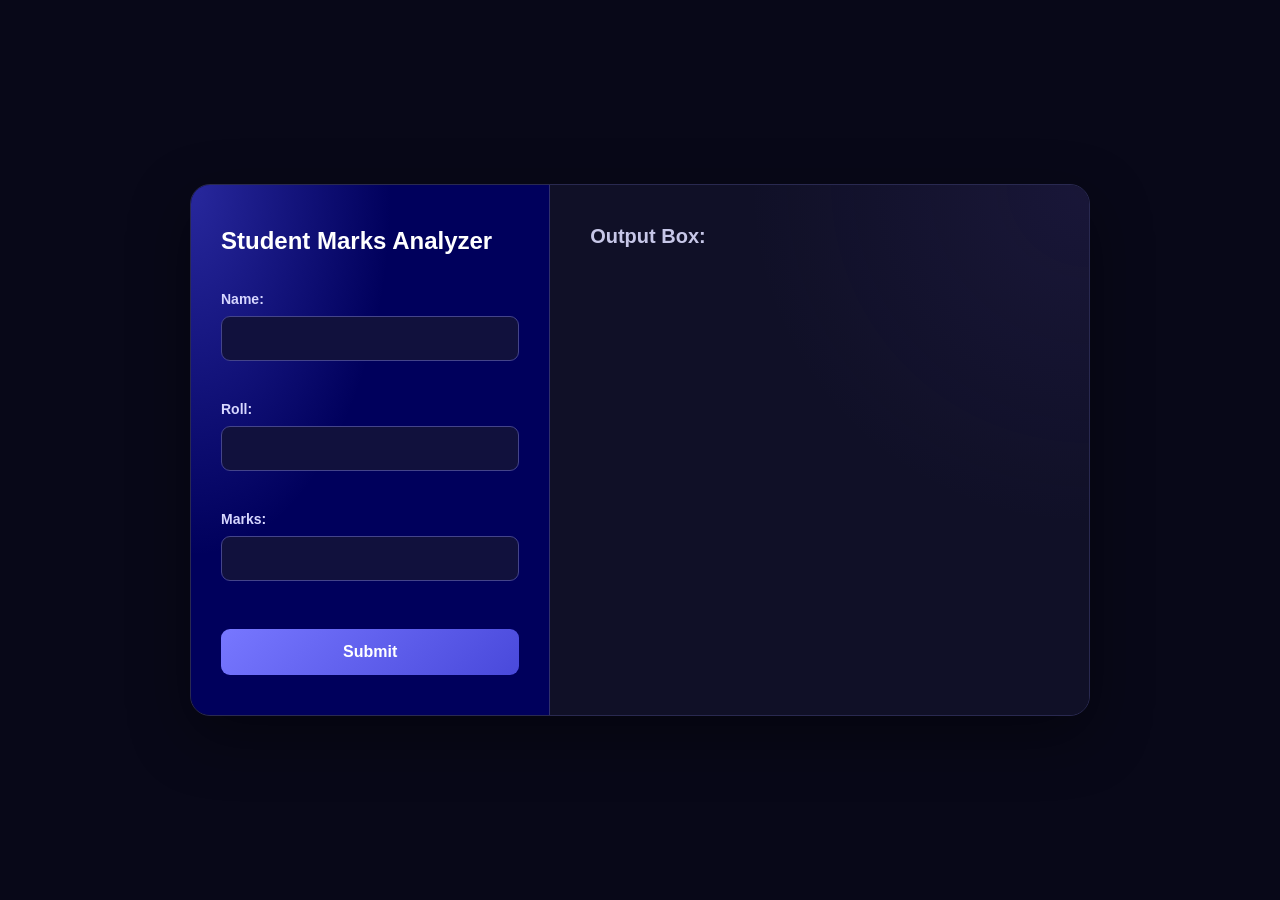
<file: FOCP/Assignment_1/index.html>
<!DOCTYPE html>
<html lang="en">

<head>
    <meta charset="UTF-8">
    <meta name="viewport" content="width=device-width, initial-scale=1.0">
    <title>Assignment-1 Student Marks Analyzer</title>
    <link rel="stylesheet" href="style.css">
</head>
<body>
    <div class="container">

        <div class="form_box">
            <form action="" class="student_form">
                <label for="Name">Name:
                    <input type="text" id="student_name">
                </label><br>
                <label for="Roll">Roll:
                    <input type="number" id="student_roll">
                </label><br>
                <label for="subject_marks" id="student_marks">
                    Marks:
                    <input type="text" name="subject_marks" id="subject_marks">
                </label><br>
                <button id="submit_btn">Submit</button>
            </form>
        </div>

        <div class="output">
            Output Box:
    </div>
    <script src="script.js"></script>
</body>

</html>
</file>
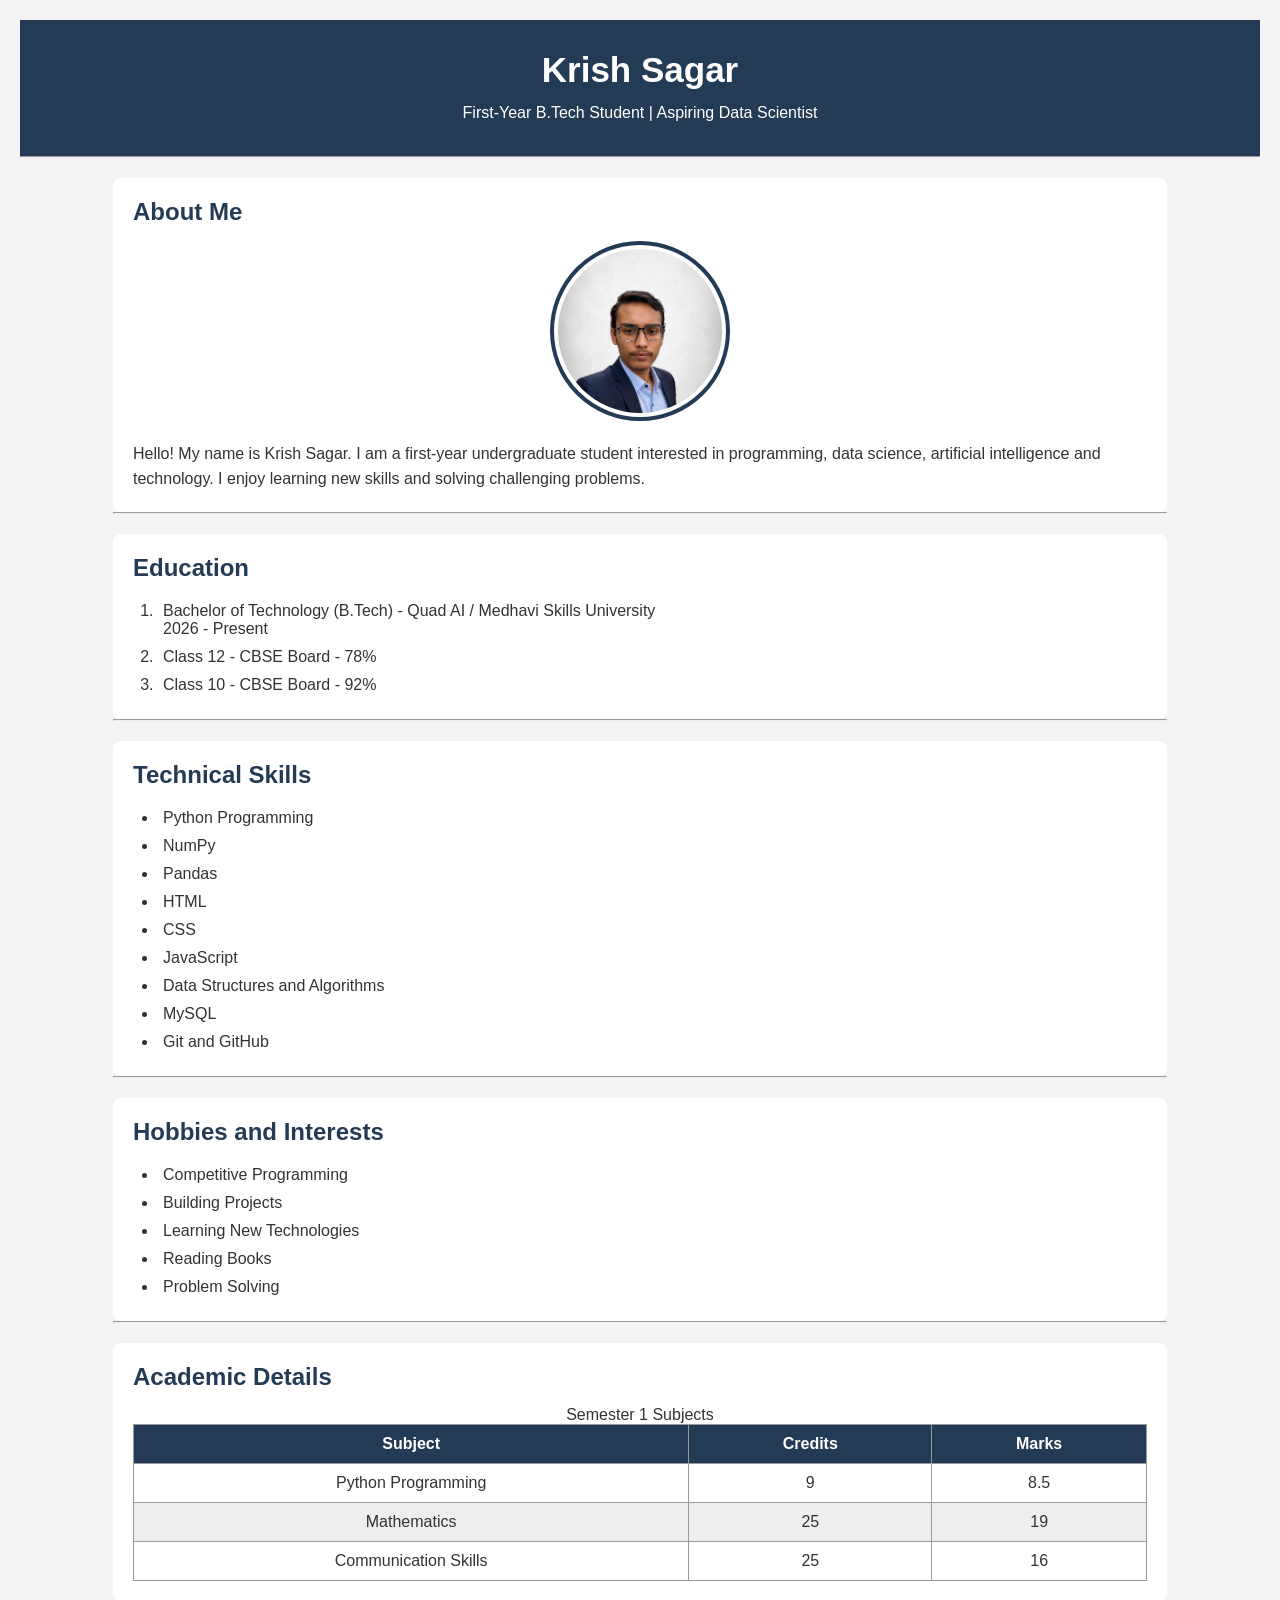
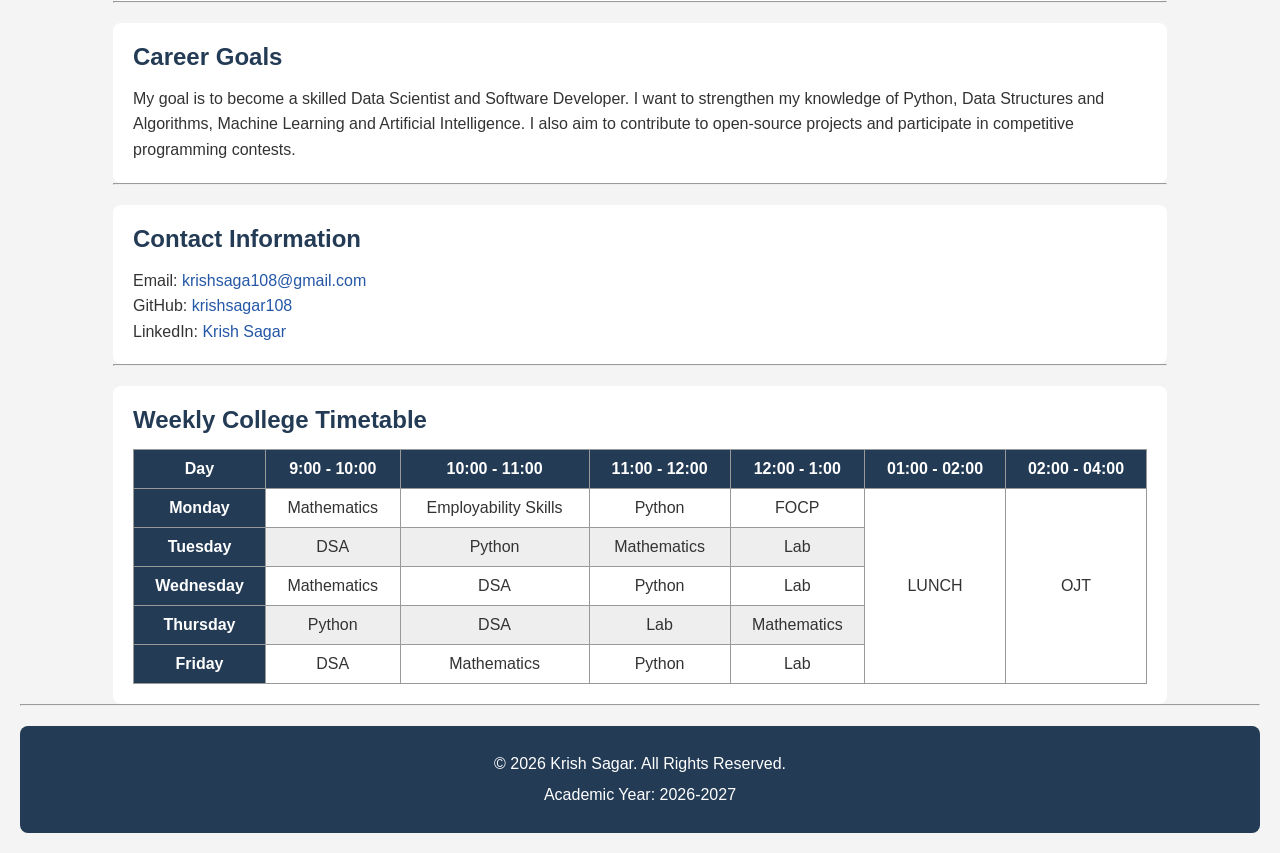
<file: FRONTEND/ASSIGNMENT_1/index.html>
<!DOCTYPE html>
<html lang="en">

<head>
    <meta charset="UTF-8">
    <meta name="viewport" content="width=device-width, initial-scale=1.0">
    <title>My Personal Portfolio</title>
    <link rel="stylesheet" href="style.css">
</head>

<body>

    <header>
        <h1>Krish Sagar</h1>
        <p>First-Year B.Tech Student | Aspiring Data Scientist</p>
    </header>

    <hr>

    <main>

        <!-- About Me -->
        <section>
            <h2>About Me</h2>
            <img src="profile_photo.jpeg"
                 alt="My Profile Picture"
                  height="200px">
            <p>
                Hello! My name is Krish Sagar. I am a first-year
                undergraduate student interested in programming,
                data science, artificial intelligence and technology.
                I enjoy learning new skills and solving challenging
                problems.
            </p>
        </section>

        <hr>

        <!-- Education -->
        <section>
            <h2>Education</h2>
            <ol>
                <li>
                    Bachelor of Technology (B.Tech) -
                    Quad AI / Medhavi Skills University
                    <br>2026 - Present
                </li>
                <li>
                    Class 12 - CBSE Board - 78%
                </li>
                <li>
                    Class 10 - CBSE Board - 92%
                </li>
            </ol>
        </section>

        <hr>

        <!-- Skills -->
        <section>
            <h2>Technical Skills</h2>
            <ul>
                <li>Python Programming</li>
                <li>NumPy</li>
                <li>Pandas</li>
                <li>HTML</li>
                <li>CSS</li>
                <li>JavaScript</li>
                <li>Data Structures and Algorithms</li>
                <li>MySQL</li>
                <li>Git and GitHub</li>
            </ul>
        </section>

        <hr>

        <!-- Hobbies -->
        <section>
            <h2>Hobbies and Interests</h2>
            <ul>
                <li>Competitive Programming</li>
                <li>Building Projects</li>
                <li>Learning New Technologies</li>
                <li>Reading Books</li>
                <li>Problem Solving</li>
            </ul>
        </section>

        <hr>

        <!-- Academic Details -->
        <section>
            <h2>Academic Details</h2>

            <table border="1" cellpadding="8">
                <caption>Semester 1 Subjects</caption>

                <thead>
                    <tr>
                        <th>Subject</th>
                        <th>Credits</th>
                        <th>Marks</th>
                    </tr>
                </thead>

                <tbody>
                    <tr>
                        <td>Python Programming</td>
                        <td>9</td>
                        <td>8.5</td>
                    </tr>
                    <tr>
                        <td>Mathematics</td>
                        <td>25</td>
                        <td>19</td>
                    </tr>

                    <tr>
                        <td>Communication Skills</td>
                        <td>25</td>
                        <td>16</td>
                    </tr>
                </tbody>
            </table>
        </section>

        <hr>

        <!-- Career Goals -->
        <section>
            <h2>Career Goals</h2>
            <p>
                My goal is to become a skilled Data Scientist and
                Software Developer. I want to strengthen my knowledge
                of Python, Data Structures and Algorithms, Machine
                Learning and Artificial Intelligence. I also aim to
                contribute to open-source projects and participate
                in competitive programming contests.
            </p>
        </section>

        <hr>

        <!-- Contact Information -->
        <section>
            <h2>Contact Information</h2>

            <p>Email:
                <a href="mailto:krishsagar108@gmail.com">
                    krishsaga108@gmail.com
                </a>
            </p>

            <p>GitHub:
                <a href="https://github.com/krishsagar108" target="_blank">
                    krishsagar108
                </a>
            </p>

            <p>LinkedIn:
                <a href="https://www.linkedin.com/in/krish-sagar-b23864353" target="_blank">
                    Krish Sagar
                </a>
            </p>
        </section>

        <hr>

        <!-- Bonus: Weekly Timetable -->
        <section>
            <h2>Weekly College Timetable</h2>

            <table border="1" cellpadding="8">
                <thead>
                    <tr>
                        <th>Day</th>
                        <th>9:00 - 10:00</th>
                        <th>10:00 - 11:00</th>
                        <th>11:00 - 12:00</th>
                        <th>12:00 - 1:00</th>
                        <th>01:00 - 02:00</th>
                        <th>02:00 - 04:00</th>
                    </tr>
                </thead>

                <tbody>
                    <tr>
                        <th>Monday</th>
                        <td>Mathematics</td>
                        <td>Employability Skills</td>
                        <td>Python</td>
                        <td>FOCP</td>
                        <td rowspan="5">LUNCH</td>
                        <td rowspan="5">OJT</td>
                    </tr>
                    <tr>
                        <th>Tuesday</th>
                        <td>DSA</td>
                        <td>Python</td>
                        <td>Mathematics</td>
                        <td>Lab</td>
                    </tr>
                    <tr>
                        <th>Wednesday</th>
                        <td>Mathematics</td>
                        <td>DSA</td>
                        <td>Python</td>
                        <td>Lab</td>
                    </tr>
                    <tr>
                        <th>Thursday</th>
                        <td>Python</td>
                        <td>DSA</td>
                        <td>Lab</td>
                        <td>Mathematics</td>
                    </tr>
                    <tr>
                        <th>Friday</th>
                        <td>DSA</td>
                        <td>Mathematics</td>
                        <td>Python</td>
                        <td>Lab</td>
                    </tr>
                </tbody>
            </table>
            <!-- Sir I haven't taken exact timetable, I used dummmy -->
        </section>

    </main>

    <hr>

    <footer>
        <p>
            &copy; 2026 Krish Sagar. All Rights Reserved.
        </p>
        <p>Academic Year: 2026-2027</p>
    </footer>

</body>
</html>
</file>
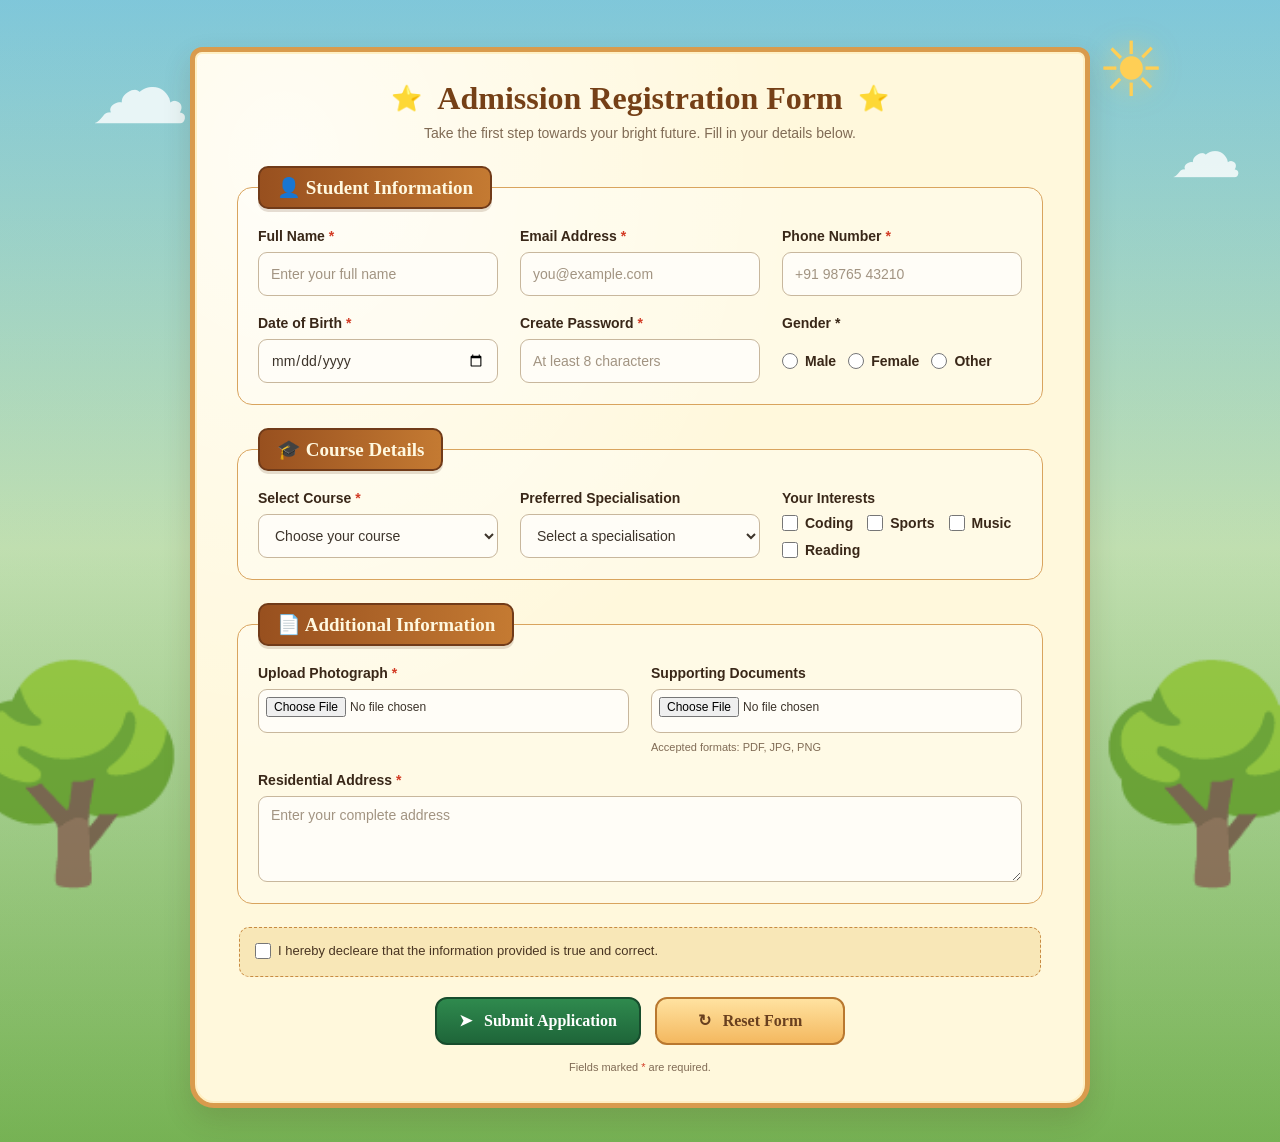
<file: FRONTEND/ASSIGNMENT_2/index.html>
<!DOCTYPE html>
<html lang="en">

<head>
    <meta charset="UTF-8">
    <meta name="viewport" content="width=device-width, initial-scale=1.0">
    <title>Registration Form</title>
    <link rel="stylesheet" href="style.css">
</head>

<body>
    <div class="scenery">
        <span class="sun">☀</span>
        <span class="cloud cloud-one">☁</span>
        <span class="cloud cloud-two">☁</span>
        <span class="tree tree-left">🌳</span>
        <span class="tree tree-right">🌳</span>
        <span class="flower flower-one">🌼</span>
        <span class="flower flower-two">🌻</span>
    </div>
    <main class="page">
        <section class="form-shell" aria-labelledby="form-title">
            <div class="form-heading">
                <span aria-hidden="true">⭐</span>
                <h2 id="form-title">Admission Registration Form</h2>
                <span aria-hidden="true">⭐</span>
            </div>
            <p class="intro">Take the first step towards your bright future. Fill in your details below.</p>

            <form action="#" method="post">
                <fieldset>

                    <legend>👤 Student Information</legend>
                    <div class="form-grid">
                        <div class="field">
                            <label for="full-name">Full Name <span>*</span></label>
                            <input type="text" id="full-name" name="full_name" placeholder="Enter your full name"
                                minlength="3" required>
                        </div>
                        <div class="field">
                            <label for="email">Email Address <span>*</span></label>
                            <input type="email" id="email" name="email" placeholder="you@example.com" required>
                        </div>
                        <div class="field">
                            <label for="phone">Phone Number <span>*</span></label>
                            <input type="tel" id="phone" name="phone" placeholder="+91 98765 43210"
                                pattern="[0-9+\-\s]{10,15}" title="Enter a valid phone number" required>
                        </div>
                        <div class="field">
                            <label for="dob">Date of Birth <span>*</span></label>
                            <input type="date" id="dob" name="date_of_birth" required>

                        </div>
                        <div class="field">
                            <label for="password">Create Password <span>*</span> </label>
                            <input type="password" id="password" name="password" placeholder="At least 8 characters"
                                minlength="8" required>
                        </div>
                        <div class="field">
                            <span class="field-label">Gender <span>*</span></span>
                            <div class="choice-row">
                                <label class="choice"><input type="radio" name="gender" value="Male"> Male</label>
                                <label class="choice"><input type="radio" name="gender" value="Female">
                                    Female</label>
                                <label class="choice"><input type="radio" name="gender" value="other"> Other</label>
                            </div>
                        </div>
                    </div>
                </fieldset>
                </div>
                <fieldset>
                    <legend>🎓 Course Details</legend>
                    <div class="form-grid">
                        <div class="field">
                            <label for="course">Select Course <span>*</span></label>
                            <select id="course" name="course" required>
                                <option value="">Choose your course</option>
                                <option value="btech-cse">B.Tech CSE</option>
                                <option value="btech-ai-ml">B.Tech AI/ML</option>
                                <option value="bba">BBA</option>
                                <option value="bca">BCA</option>
                            </select>
                        </div>
                        <div class="field">
                            <label for="track">Preferred Specialisation</label>
                            <select id="track" name="specialisation">
                                <option value="">Select a specialisation</option>
                                <option value="artificial-intelligence">Artificial Intelligence</option>
                                <option value="machine-learning">Machine Learning</option>
                                <option value="web-development">Web Development</option>
                                <option value="business-analytics">Business Analytics</option>
                            </select>
                        </div>
                        <div class="field">
                            <span class="field-label">Your Interests</span>
                            <div class="choice-row interests">
                                <label class="choice"><input type="checkbox" name="interests" value="coding">
                                    Coding</label>
                                <label class="choice"><input type="checkbox" name="interests" value="sports">
                                    Sports</label>
                                <label class="choice"><input type="checkbox" name="interests" value="music">
                                    Music</label>
                                <label class="choice"><input type="checkbox" name="interests"
                                        value="reading">Reading</label>
                            </div>
                        </div>
                    </div>
                </fieldset>
                <fieldset>
                    <legend>📄 Additional Information</legend>
                    <div class="form-grid upload-grid">
                        <div class="field">
                            <label for="photo">Upload Photograph <span>*</span></label>
                            <input class="file-input" type="file" id="photo" name="photograph" accept="image/*"
                                required>
                        </div>
                        <div class="field">
                            <label for="documents">Supporting Documents</label>
                            <input class="file-input" type="file" id="documents" name="documents"
                                accept=".pdf,.jpg,.jpeg,.png">
                            <small>Accepted formats: PDF, JPG, PNG</small>
                        </div>
                        <div class="field full-width">
                            <label for="address">Residential Address <span>*</span></label>
                            <textarea id="address" name="address" rows="3" placeholder="Enter your complete address"
                                required></textarea>
                        </div>
                    </div>
                </fieldset>
                <div class="declaration">
                    <label class="choice">
                        <input type="checkbox" name="declaration" required>
                        I hereby decleare that the information provided is true and correct.
                    </label>
                </div>
                <div class="button-row">
                    <button class="submit-btn" type="submit">➤ &nbsp; Submit Application</button>
                    <button class="reset-btn" type="reset">↻ &nbsp; Reset Form</button>
                </div>
                <p class="required-note">Fields marked <span>*</span> are required.</p>
            </form>
            </form>
            </div>
        </section>
    </main>

</body>

</html>
</file>
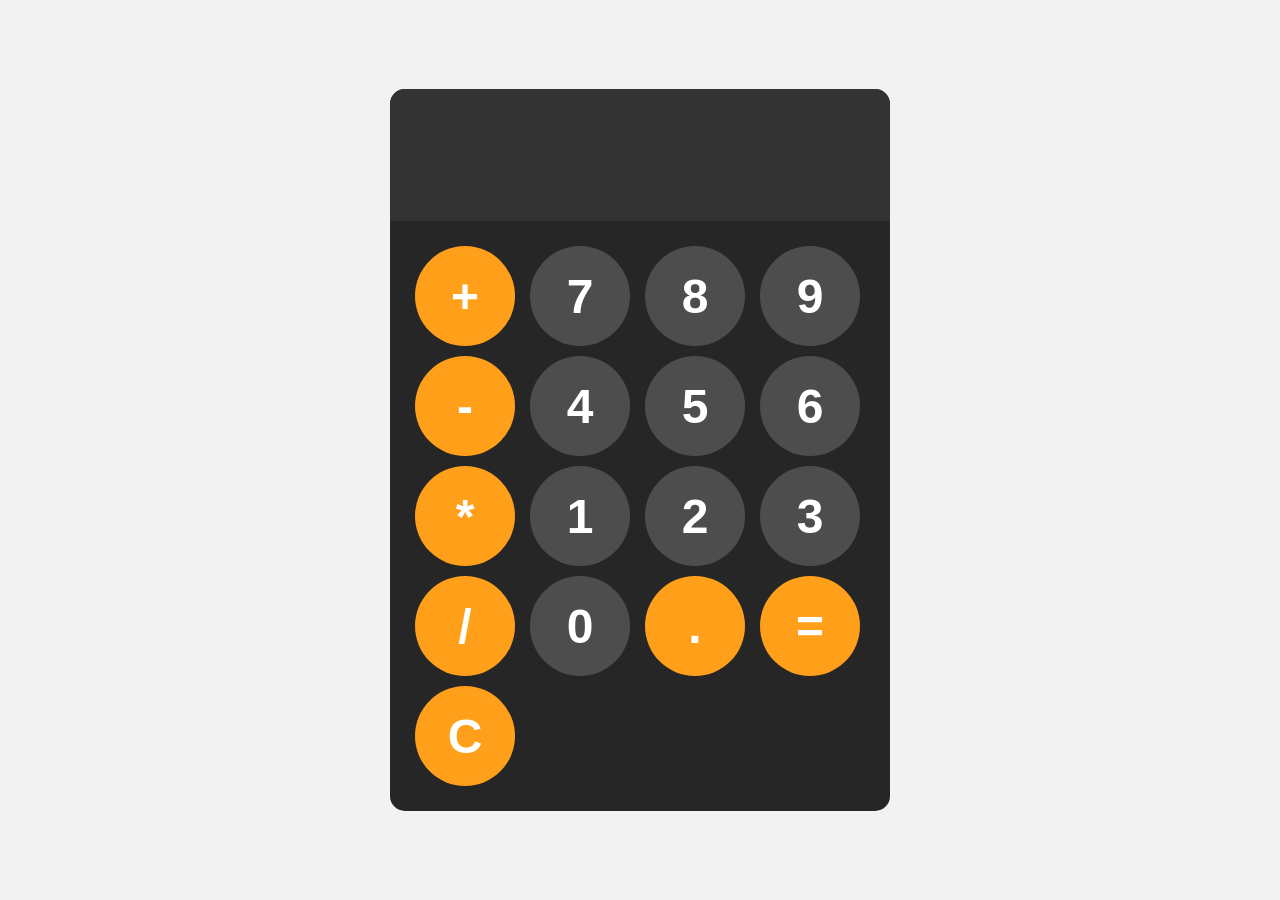
<file: FOCP/Assingment_3/calculator/index.html>
<html lang="en">
<head>
    <meta charset="UTF-8">
    <meta name="viewport" content="width=device-width, initial-scale=1.0">
    <meta http-equiv=”refresh” content=”5" />
    <title>Calculator</title>
    <link rel="stylesheet" href="style.css">
</head>
<body>
    <div id="Calculator">
        <input id="display" readonly>
        <div id ="keys">
            <button onclick="appendToDisplay('+')" class="operator-btn">+</button>
            <button onclick="appendToDisplay('7')">7</button>
            <button onclick="appendToDisplay('8')">8</button>
            <button onclick="appendToDisplay('9')">9</button>
            <button onclick="appendToDisplay('-')"class="operator-btn">-</button>
            <button onclick="appendToDisplay('4')">4</button>
            <button onclick="appendToDisplay('5')">5</button>
            <button onclick="appendToDisplay('6')">6</button>
            <button onclick="appendToDisplay('*')"class="operator-btn">*</button>
            <button onclick="appendToDisplay('1')">1</button>
            <button onclick="appendToDisplay('2')">2</button>
            <button onclick="appendToDisplay('3')">3</button>
            <button onclick="appendToDisplay('/')"class="operator-btn">/</button>
            <button onclick="appendToDisplay('0')">0</button>
            <button onclick="appendToDisplay('.')"class="operator-btn">.</button>
            <button onclick="calculate()"class="operator-btn">=</button>
            <button onclick="clearDisplay()"class="operator-btn">C</button>
        </div>
    </div>
    <script src="script.js"></script>
</body>
</html>
</file>
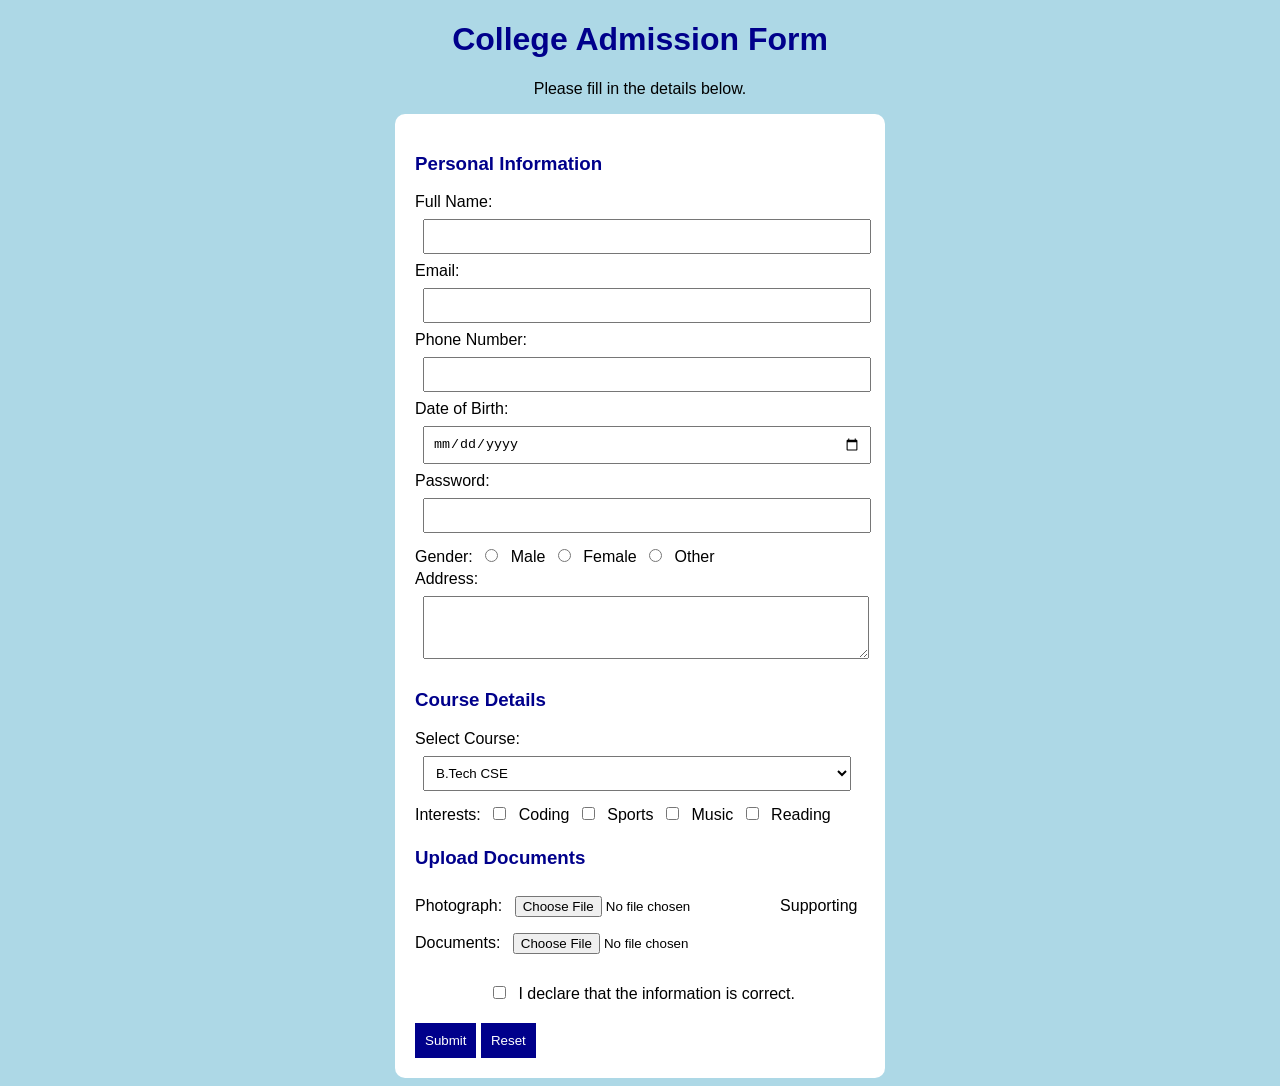
<file: FRONTEND/ASSIGNMENT_2/folder/index.html>
<!DOCTYPE html>
<html>

<head>
    <title>College Admission Form</title>

    <link rel="stylesheet" href="style.css">
</head>

<body>

    <h1>College Admission Form</h1>
    <p>Please fill in the details below.</p>

    <form>
        <h3>Personal Information</h3>

        Full Name:
        <input type="text" name="fullname">

        Email:
        <input type="email" name="email">

        Phone Number:
        <input type="tel" name="phone">

        Date of Birth:
        <input type="date" name="dob">

        Password:
        <input type="password" name="password">

        Gender:
        <input type="radio" name="gender" value="Male"> Male
        <input type="radio" name="gender" value="Female"> Female
        <input type="radio" name="gender" value="Other"> Other <br>
        Address:
        <textarea name="address" rows="3"></textarea>

        <h3>Course Details</h3>

        Select Course:
        <select name="course">
            <option>B.Tech CSE</option>
            <option>B.Tech AI/ML</option>
            <option>BBA</option>
            <option>BCA</option>
        </select>

        Interests:
        <input type="checkbox" name="interest" value="Coding"> Coding
        <input type="checkbox" name="interest" value="Sports"> Sports
        <input type="checkbox" name="interest" value="Music"> Music
        <input type="checkbox" name="interest" value="Reading"> Reading

        <h3>Upload Documents</h3>

        Photograph:
        <input type="file" name="photo">

        Supporting Documents:
        <input type="file" name="documents">

        <p>
            <input type="checkbox" name="declaration" required>
            I declare that the information is correct.
        </p>

        <button type="submit">Submit</button>
        <button type="reset">Reset</button>
    </form>

</body>

</html>
</file>
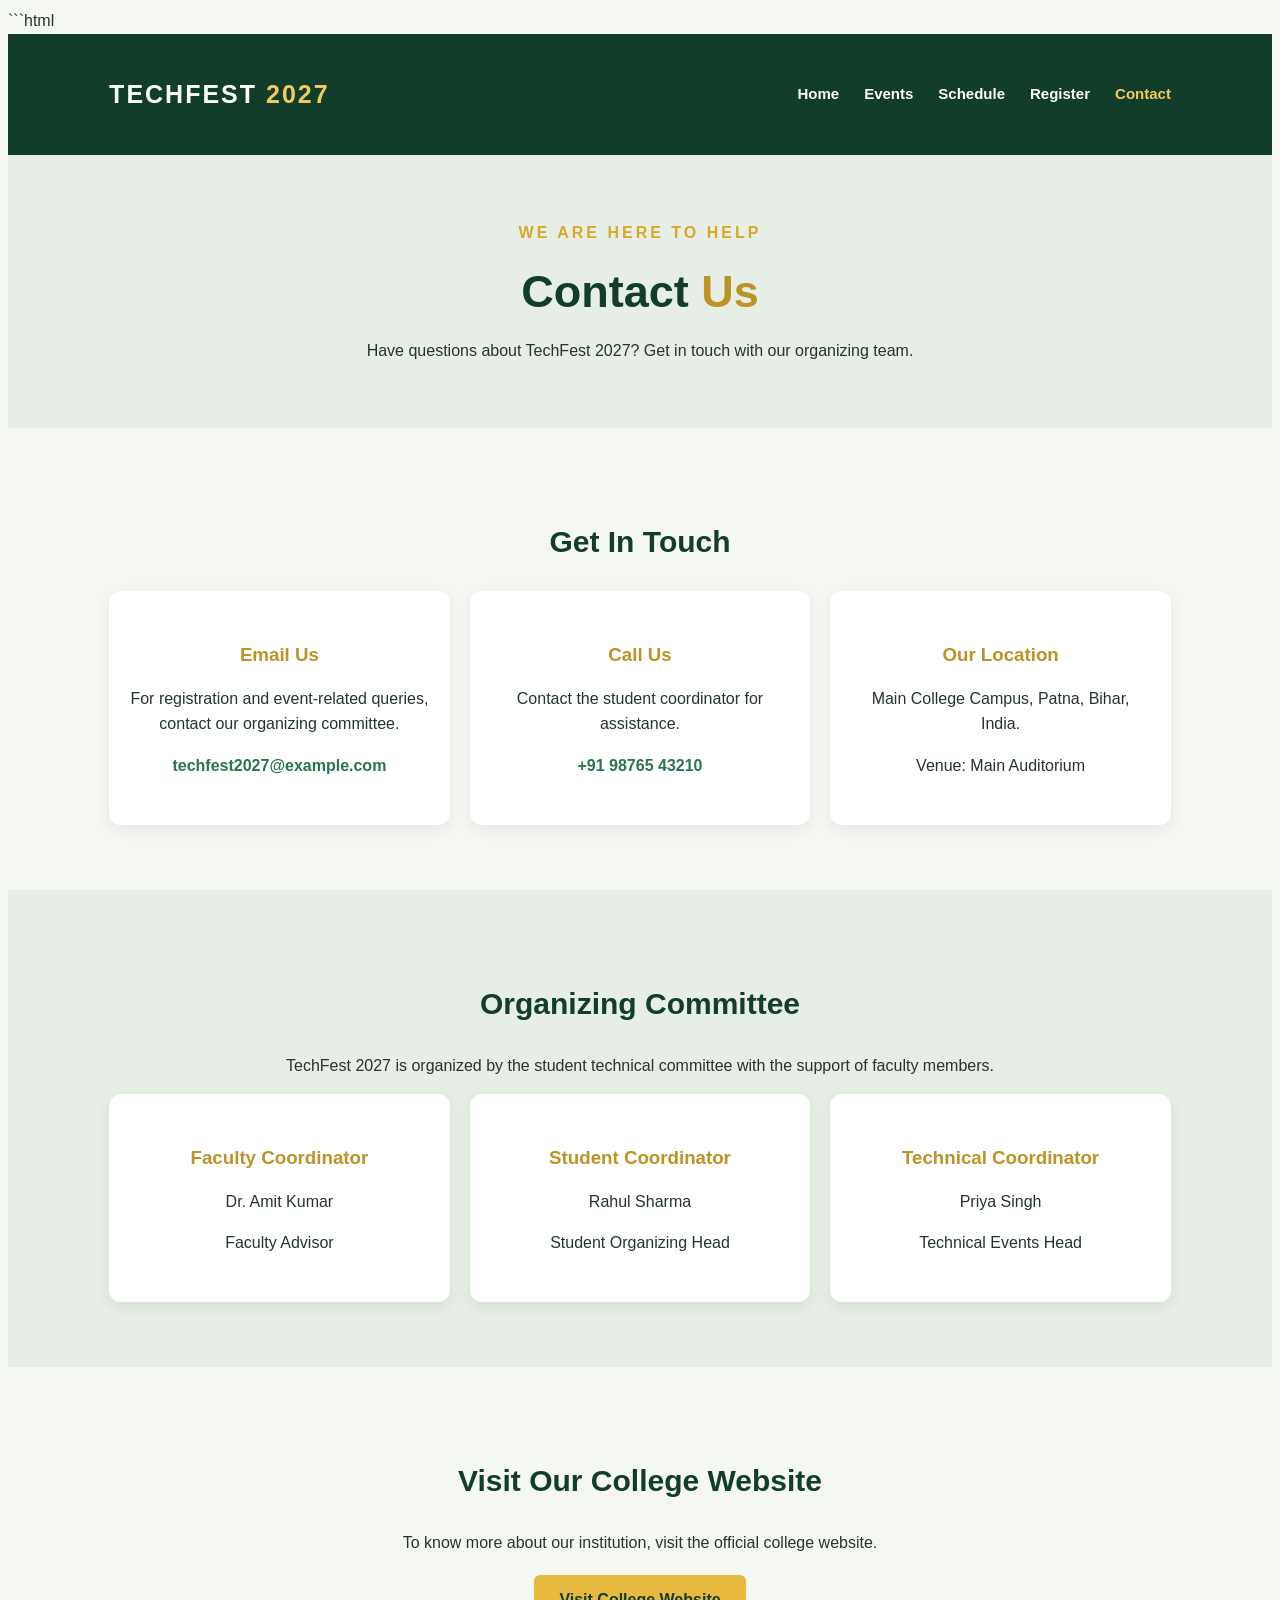
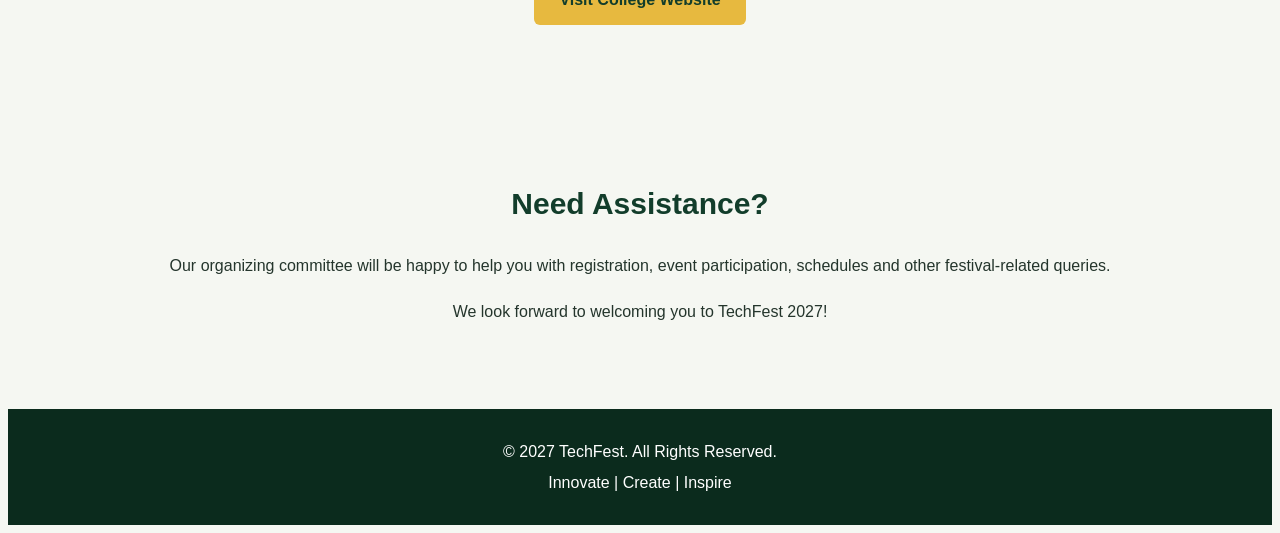
<file: FRONTEND/ASSIGNMENT_3/contact.html>
```html
<!DOCTYPE html>
<html lang="en">

<head>
    <meta charset="UTF-8">
    <meta name="viewport" content="width=device-width, initial-scale=1.0">

    <title>TechFest 2027 | Contact</title>

    <link rel="stylesheet" href="css/style.css">
</head>

<body>

    <!-- Header -->
    <header>

        <div class="logo">
            <h2>TECHFEST <span>2027</span></h2>
        </div>

        <!-- Navigation -->
        <nav>
            <a href="index.html">Home</a>
            <a href="events.html">Events</a>
            <a href="schedule.html">Schedule</a>
            <a href="register.html">Register</a>
            <a href="contact.html" class="active">Contact</a>
        </nav>

    </header>


    <main>

        <!-- Page Heading -->
        <section class="page-heading">

            <p class="tagline">WE ARE HERE TO HELP</p>

            <h1>Contact <span>Us</span></h1>

            <p>
                Have questions about TechFest 2027?
                Get in touch with our organizing team.
            </p>

        </section>


        <!-- Contact Information -->
        <section class="contact-section">

            <h2>Get In Touch</h2>

            <div class="contact-grid">


                <!-- Email -->
                <div class="contact-card">

                    <h3>Email Us</h3>

                    <p>
                        For registration and event-related queries,
                        contact our organizing committee.
                    </p>

                    <a href="mailto:techfest2027@example.com">
                        techfest2027@example.com
                    </a>

                </div>


                <!-- Phone -->
                <div class="contact-card">

                    <h3>Call Us</h3>

                    <p>
                        Contact the student coordinator
                        for assistance.
                    </p>

                    <a href="tel:+919876543210">
                        +91 98765 43210
                    </a>

                </div>


                <!-- Location -->
                <div class="contact-card">

                    <h3>Our Location</h3>

                    <p>
                        Main College Campus,
                        Patna, Bihar, India.
                    </p>

                    <p>
                        Venue: Main Auditorium
                    </p>

                </div>

            </div>

        </section>


        <!-- Organizing Committee -->
        <section class="committee-section">

            <h2>Organizing Committee</h2>

            <p>
                TechFest 2027 is organized by the student
                technical committee with the support of
                faculty members.
            </p>


            <div class="committee-grid">

                <div class="committee-card">

                    <h3>Faculty Coordinator</h3>

                    <p>Dr. Amit Kumar</p>

                    <p>Faculty Advisor</p>

                </div>


                <div class="committee-card">

                    <h3>Student Coordinator</h3>

                    <p>Rahul Sharma</p>

                    <p>Student Organizing Head</p>

                </div>


                <div class="committee-card">

                    <h3>Technical Coordinator</h3>

                    <p>Priya Singh</p>

                    <p>Technical Events Head</p>

                </div>

            </div>

        </section>


        <!-- College Website -->
        <section class="college-section">

            <h2>Visit Our College Website</h2>

            <p>
                To know more about our institution,
                visit the official college website.
            </p>

            <a
                href="https://www.example.com"
                target="_blank"
                rel="noopener noreferrer"
                class="btn"
            >
                Visit College Website
            </a>

        </section>


        <!-- Additional Information -->
        <section class="contact-note">

            <h2>Need Assistance?</h2>

            <p>
                Our organizing committee will be happy to help
                you with registration, event participation,
                schedules and other festival-related queries.
            </p>

            <p>
                We look forward to welcoming you to TechFest 2027!
            </p>

        </section>

    </main>


    <!-- Footer -->
    <footer>

        <p>© 2027 TechFest. All Rights Reserved.</p>

        <p>Innovate | Create | Inspire</p>

    </footer>

</body>

</html>
</file>
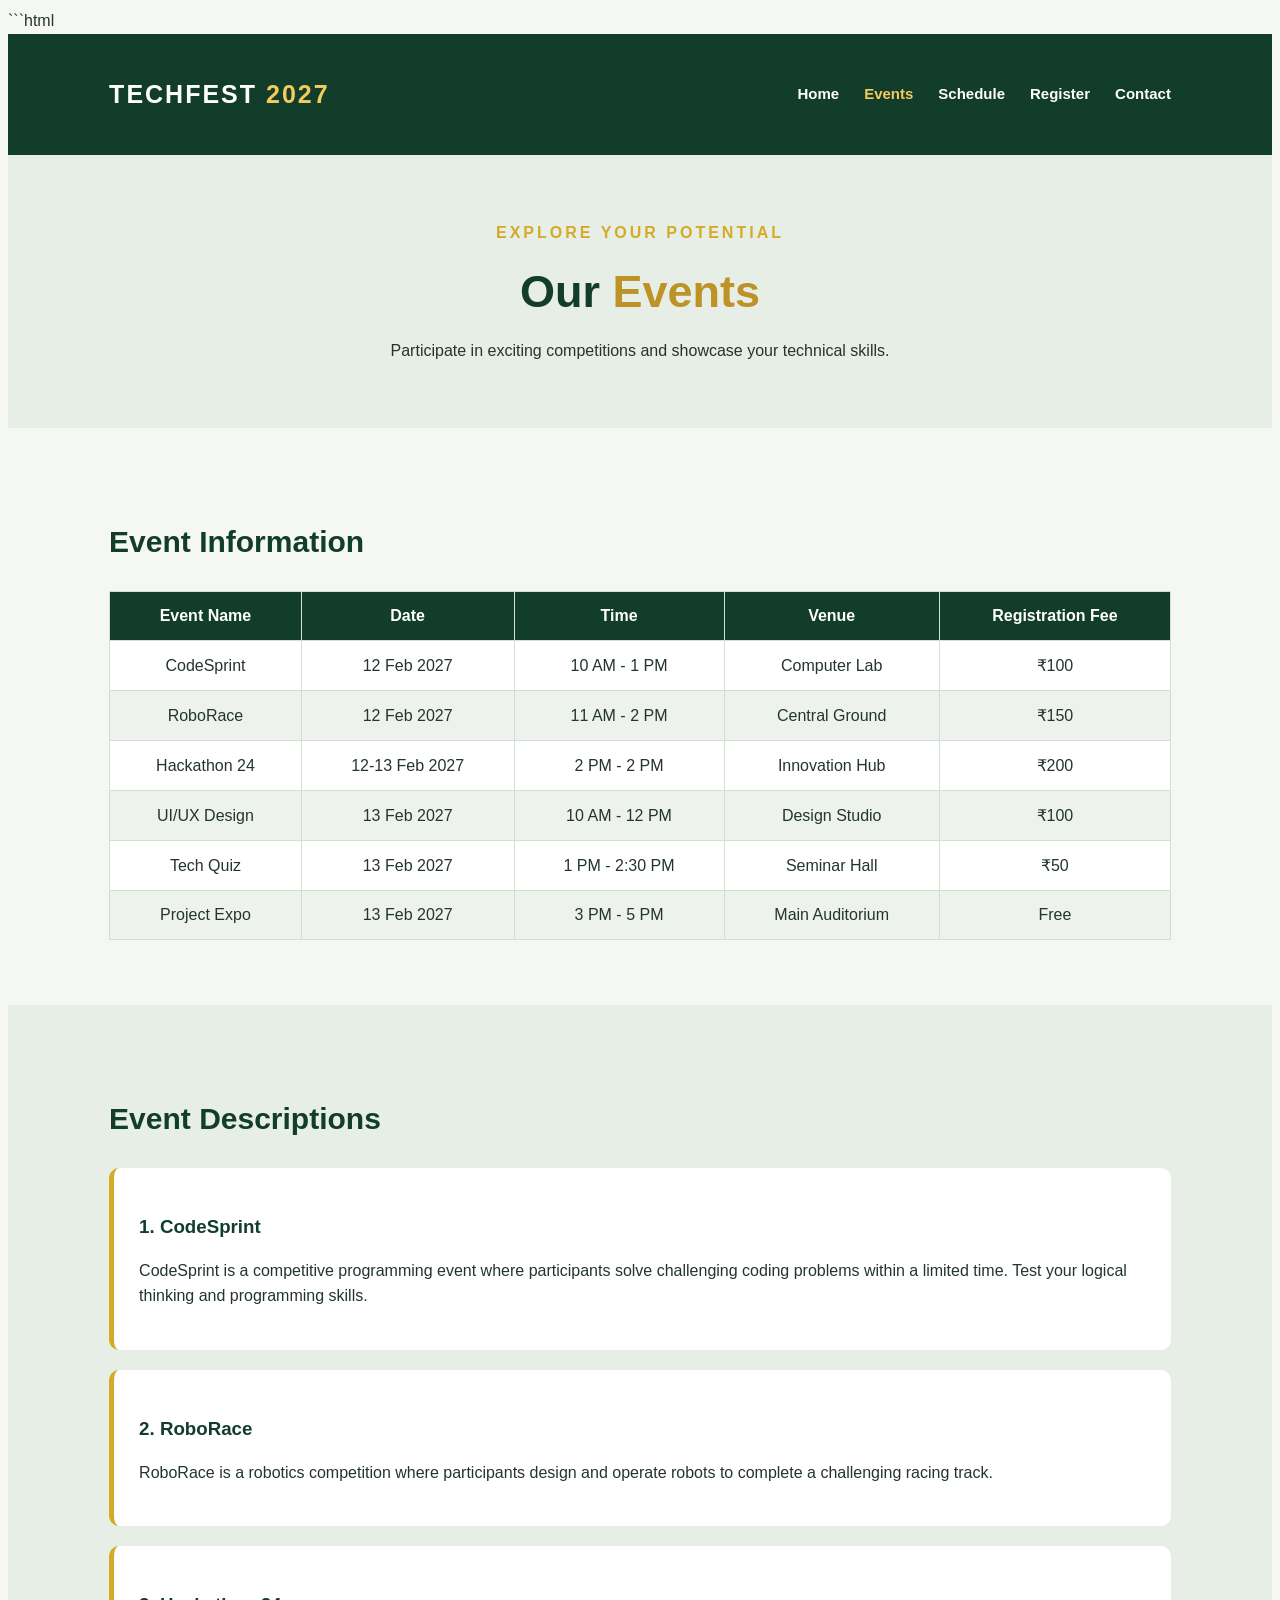
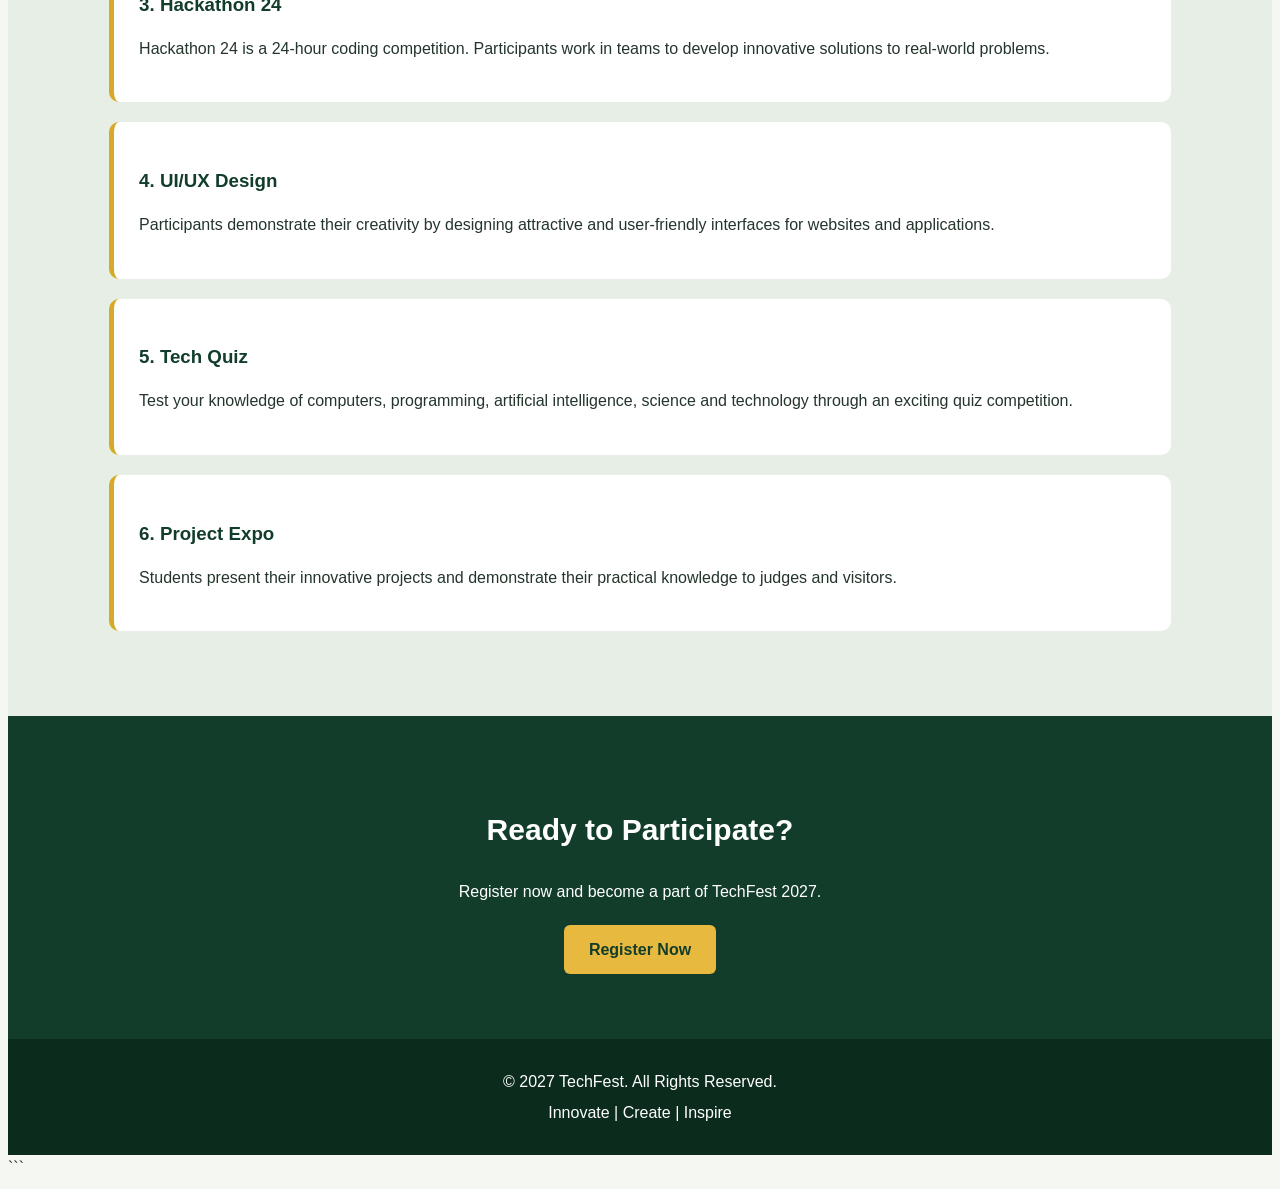
<file: FRONTEND/ASSIGNMENT_3/events.html>
```html
<!DOCTYPE html>
<html lang="en">

<head>
    <meta charset="UTF-8">
    <meta name="viewport" content="width=device-width, initial-scale=1.0">

    <title>TechFest 2027 | Events</title>

    <link rel="stylesheet" href="css/style.css">
</head>

<body>

    <!-- Header -->
    <header>

        <div class="logo">
            <h2>TECHFEST <span>2027</span></h2>
        </div>

        <!-- Navigation -->
        <nav>
            <a href="index.html">Home</a>
            <a href="events.html" class="active">Events</a>
            <a href="schedule.html">Schedule</a>
            <a href="register.html">Register</a>
            <a href="contact.html">Contact</a>
        </nav>

    </header>


    <main>

        <!-- Page Heading -->
        <section class="page-heading">

            <p class="tagline">EXPLORE YOUR POTENTIAL</p>

            <h1>Our <span>Events</span></h1>

            <p>
                Participate in exciting competitions and showcase
                your technical skills.
            </p>

        </section>


        <!-- Events Table -->
        <section class="events-section">

            <h2>Event Information</h2>

            <table>

                <thead>

                    <tr>
                        <th>Event Name</th>
                        <th>Date</th>
                        <th>Time</th>
                        <th>Venue</th>
                        <th>Registration Fee</th>
                    </tr>

                </thead>


                <tbody>

                    <tr>
                        <td>CodeSprint</td>
                        <td>12 Feb 2027</td>
                        <td>10 AM - 1 PM</td>
                        <td>Computer Lab</td>
                        <td>₹100</td>
                    </tr>

                    <tr>
                        <td>RoboRace</td>
                        <td>12 Feb 2027</td>
                        <td>11 AM - 2 PM</td>
                        <td>Central Ground</td>
                        <td>₹150</td>
                    </tr>

                    <tr>
                        <td>Hackathon 24</td>
                        <td>12-13 Feb 2027</td>
                        <td>2 PM - 2 PM</td>
                        <td>Innovation Hub</td>
                        <td>₹200</td>
                    </tr>

                    <tr>
                        <td>UI/UX Design</td>
                        <td>13 Feb 2027</td>
                        <td>10 AM - 12 PM</td>
                        <td>Design Studio</td>
                        <td>₹100</td>
                    </tr>

                    <tr>
                        <td>Tech Quiz</td>
                        <td>13 Feb 2027</td>
                        <td>1 PM - 2:30 PM</td>
                        <td>Seminar Hall</td>
                        <td>₹50</td>
                    </tr>

                    <tr>
                        <td>Project Expo</td>
                        <td>13 Feb 2027</td>
                        <td>3 PM - 5 PM</td>
                        <td>Main Auditorium</td>
                        <td>Free</td>
                    </tr>

                </tbody>

            </table>

        </section>


        <!-- Event Descriptions -->
        <section class="event-descriptions">

            <h2>Event Descriptions</h2>


            <div class="event-card">

                <h3>1. CodeSprint</h3>

                <p>
                    CodeSprint is a competitive programming event
                    where participants solve challenging coding
                    problems within a limited time.
                    Test your logical thinking and programming skills.
                </p>

            </div>


            <div class="event-card">

                <h3>2. RoboRace</h3>

                <p>
                    RoboRace is a robotics competition where
                    participants design and operate robots
                    to complete a challenging racing track.
                </p>

            </div>


            <div class="event-card">

                <h3>3. Hackathon 24</h3>

                <p>
                    Hackathon 24 is a 24-hour coding competition.
                    Participants work in teams to develop innovative
                    solutions to real-world problems.
                </p>

            </div>


            <div class="event-card">

                <h3>4. UI/UX Design</h3>

                <p>
                    Participants demonstrate their creativity
                    by designing attractive and user-friendly
                    interfaces for websites and applications.
                </p>

            </div>


            <div class="event-card">

                <h3>5. Tech Quiz</h3>

                <p>
                    Test your knowledge of computers, programming,
                    artificial intelligence, science and technology
                    through an exciting quiz competition.
                </p>

            </div>


            <div class="event-card">

                <h3>6. Project Expo</h3>

                <p>
                    Students present their innovative projects
                    and demonstrate their practical knowledge
                    to judges and visitors.
                </p>

            </div>

        </section>


        <!-- Registration Button -->
        <section class="register-call">

            <h2>Ready to Participate?</h2>

            <p>Register now and become a part of TechFest 2027.</p>

            <a href="register.html" class="btn">
                Register Now
            </a>

        </section>

    </main>


    <!-- Footer -->
    <footer>

        <p>© 2027 TechFest. All Rights Reserved.</p>

        <p>Innovate | Create | Inspire</p>

    </footer>

</body>

</html>
```
</file>
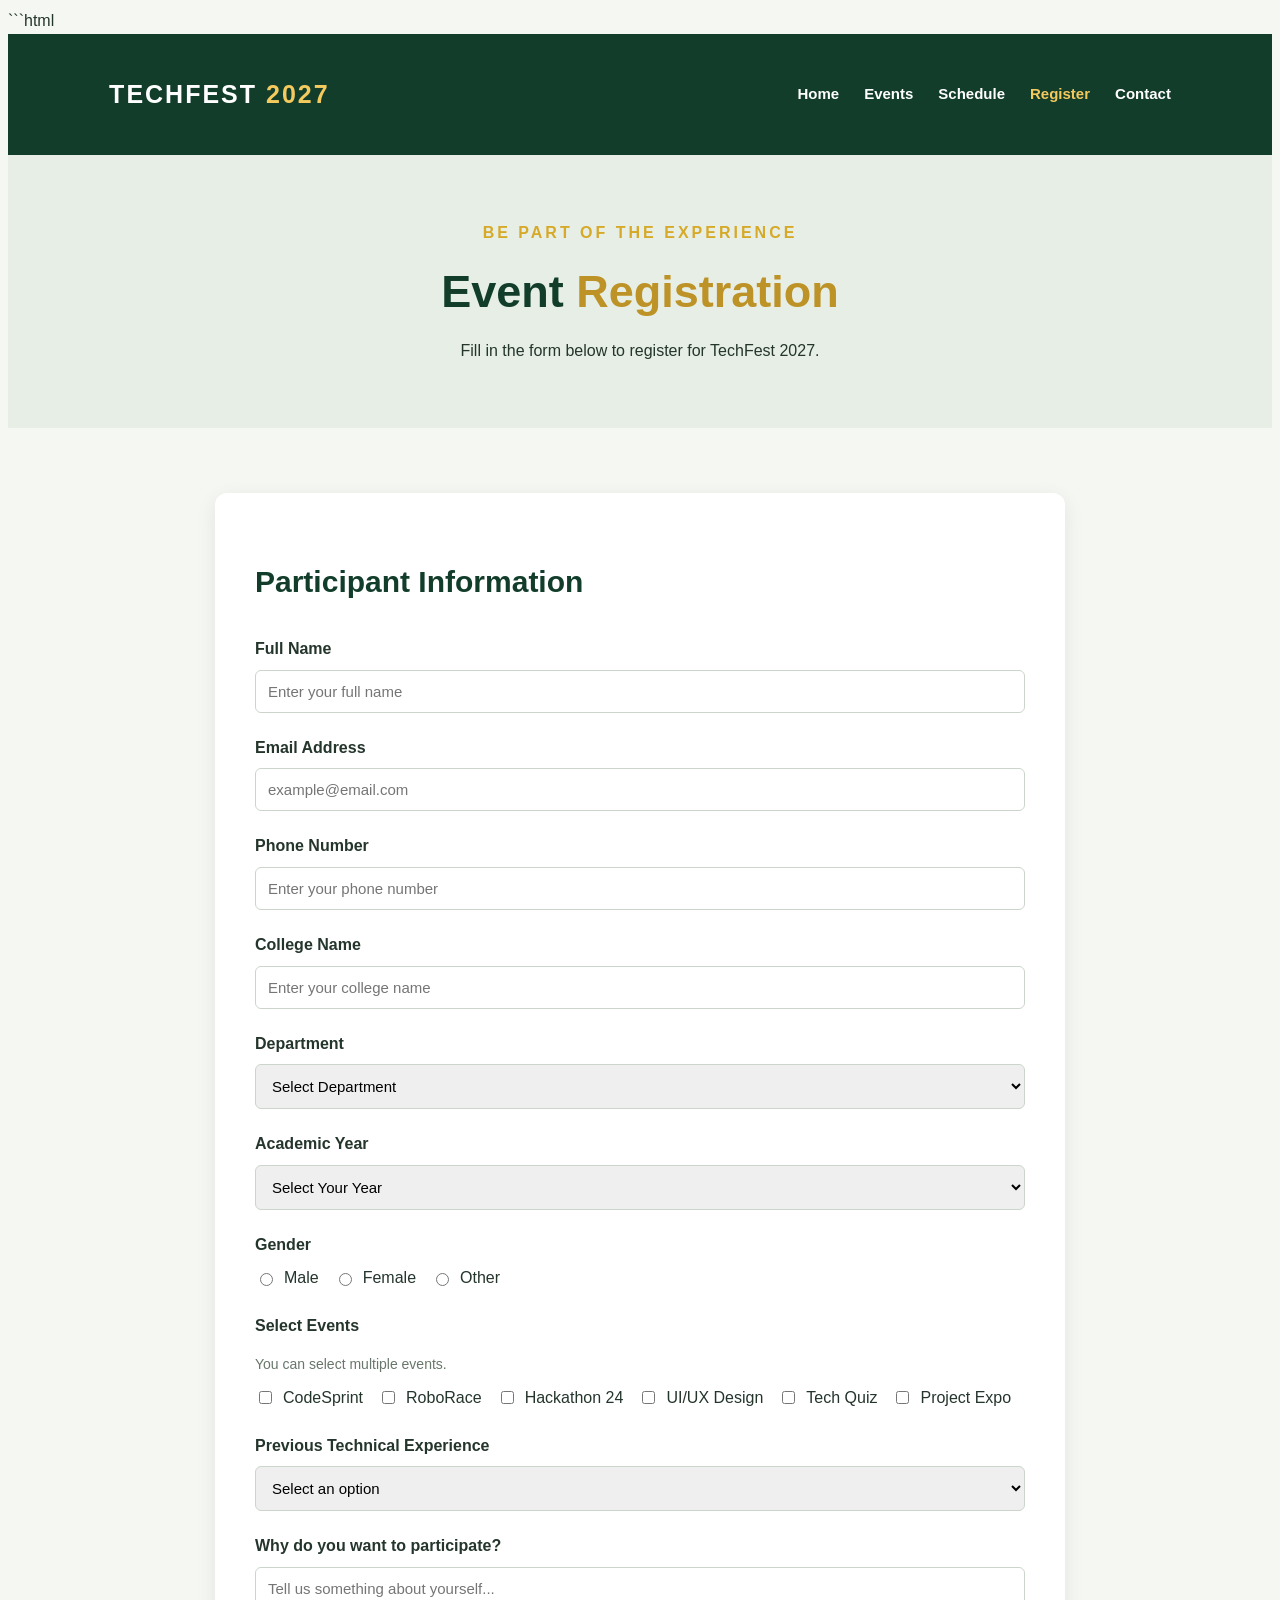
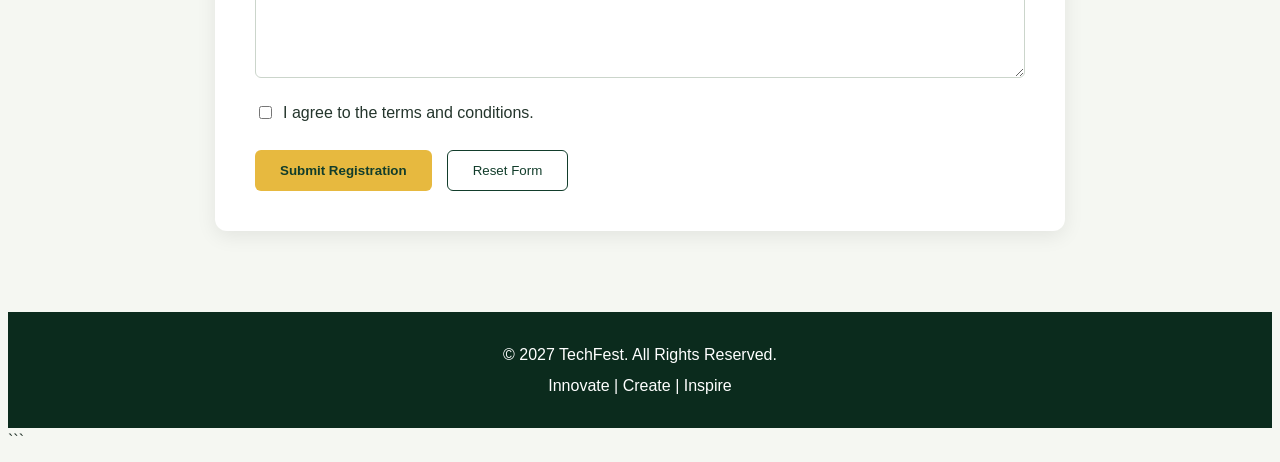
<file: FRONTEND/ASSIGNMENT_3/register.html>
```html
<!DOCTYPE html>
<html lang="en">

<head>
    <meta charset="UTF-8">
    <meta name="viewport" content="width=device-width, initial-scale=1.0">

    <title>TechFest 2027 | Register</title>

    <link rel="stylesheet" href="css/style.css">
</head>

<body>

    <!-- Header -->
    <header>

        <div class="logo">
            <h2>TECHFEST <span>2027</span></h2>
        </div>

        <!-- Navigation -->
        <nav>
            <a href="index.html">Home</a>
            <a href="events.html">Events</a>
            <a href="schedule.html">Schedule</a>
            <a href="register.html" class="active">Register</a>
            <a href="contact.html">Contact</a>
        </nav>

    </header>


    <main>

        <!-- Page Heading -->
        <section class="page-heading">

            <p class="tagline">BE PART OF THE EXPERIENCE</p>

            <h1>Event <span>Registration</span></h1>

            <p>
                Fill in the form below to register for TechFest 2027.
            </p>

        </section>


        <!-- Registration Form -->
        <section class="registration-section">

            <form action="#" method="post">

                <h2>Participant Information</h2>


                <!-- Full Name -->
                <div class="form-group">

                    <label for="fullname">Full Name</label>

                    <input
                        type="text"
                        id="fullname"
                        name="fullname"
                        placeholder="Enter your full name"
                        required
                    >

                </div>


                <!-- Email -->
                <div class="form-group">

                    <label for="email">Email Address</label>

                    <input
                        type="email"
                        id="email"
                        name="email"
                        placeholder="example@email.com"
                        required
                    >

                </div>


                <!-- Phone -->
                <div class="form-group">

                    <label for="phone">Phone Number</label>

                    <input
                        type="tel"
                        id="phone"
                        name="phone"
                        placeholder="Enter your phone number"
                        pattern="[0-9]{10}"
                        maxlength="10"
                        required
                    >

                </div>


                <!-- College -->
                <div class="form-group">

                    <label for="college">College Name</label>

                    <input
                        type="text"
                        id="college"
                        name="college"
                        placeholder="Enter your college name"
                        required
                    >

                </div>


                <!-- Department -->
                <div class="form-group">

                    <label for="department">Department</label>

                    <select id="department" name="department" required>

                        <option value="">Select Department</option>

                        <option value="CSE">Computer Science</option>

                        <option value="AIML">AI and Machine Learning</option>

                        <option value="ECE">Electronics and Communication</option>

                        <option value="ME">Mechanical Engineering</option>

                        <option value="EE">Electrical Engineering</option>

                        <option value="Other">Other</option>

                    </select>

                </div>


                <!-- Academic Year -->
                <div class="form-group">

                    <label for="year">Academic Year</label>

                    <select id="year" name="year" required>

                        <option value="">Select Your Year</option>

                        <option value="1st">First Year</option>

                        <option value="2nd">Second Year</option>

                        <option value="3rd">Third Year</option>

                        <option value="4th">Fourth Year</option>

                    </select>

                </div>


                <!-- Gender -->
                <div class="form-group">

                    <label>Gender</label>

                    <div class="radio-group">

                        <label>
                            <input
                                type="radio"
                                name="gender"
                                value="Male"
                                required
                            >
                            Male
                        </label>

                        <label>
                            <input
                                type="radio"
                                name="gender"
                                value="Female"
                            >
                            Female
                        </label>

                        <label>
                            <input
                                type="radio"
                                name="gender"
                                value="Other"
                            >
                            Other
                        </label>

                    </div>

                </div>


                <!-- Event Preferences -->
                <div class="form-group">

                    <label>Select Events</label>

                    <p class="form-hint">
                        You can select multiple events.
                    </p>

                    <div class="checkbox-group">

                        <label>
                            <input
                                type="checkbox"
                                name="events"
                                value="CodeSprint"
                            >
                            CodeSprint
                        </label>

                        <label>
                            <input
                                type="checkbox"
                                name="events"
                                value="RoboRace"
                            >
                            RoboRace
                        </label>

                        <label>
                            <input
                                type="checkbox"
                                name="events"
                                value="Hackathon"
                            >
                            Hackathon 24
                        </label>

                        <label>
                            <input
                                type="checkbox"
                                name="events"
                                value="UIUX"
                            >
                            UI/UX Design
                        </label>

                        <label>
                            <input
                                type="checkbox"
                                name="events"
                                value="TechQuiz"
                            >
                            Tech Quiz
                        </label>

                        <label>
                            <input
                                type="checkbox"
                                name="events"
                                value="ProjectExpo"
                            >
                            Project Expo
                        </label>

                    </div>

                </div>


                <!-- Previous Experience -->
                <div class="form-group">

                    <label for="experience">
                        Previous Technical Experience
                    </label>

                    <select id="experience" name="experience">

                        <option value="">Select an option</option>

                        <option value="beginner">Beginner</option>

                        <option value="intermediate">Intermediate</option>

                        <option value="advanced">Advanced</option>

                    </select>

                </div>


                <!-- Message -->
                <div class="form-group">

                    <label for="message">
                        Why do you want to participate?
                    </label>

                    <textarea
                        id="message"
                        name="message"
                        rows="5"
                        placeholder="Tell us something about yourself..."
                    ></textarea>

                </div>


                <!-- Terms and Conditions -->
                <div class="form-group">

                    <label>
                        <input
                            type="checkbox"
                            name="terms"
                            required
                        >
                        I agree to the terms and conditions.
                    </label>

                </div>


                <!-- Buttons -->
                <div class="form-buttons">

                    <button type="submit" class="btn">
                        Submit Registration
                    </button>

                    <button type="reset" class="reset-btn">
                        Reset Form
                    </button>

                </div>

            </form>

        </section>

    </main>


    <!-- Footer -->
    <footer>

        <p>© 2027 TechFest. All Rights Reserved.</p>

        <p>Innovate | Create | Inspire</p>

    </footer>

</body>

</html>
```
</file>
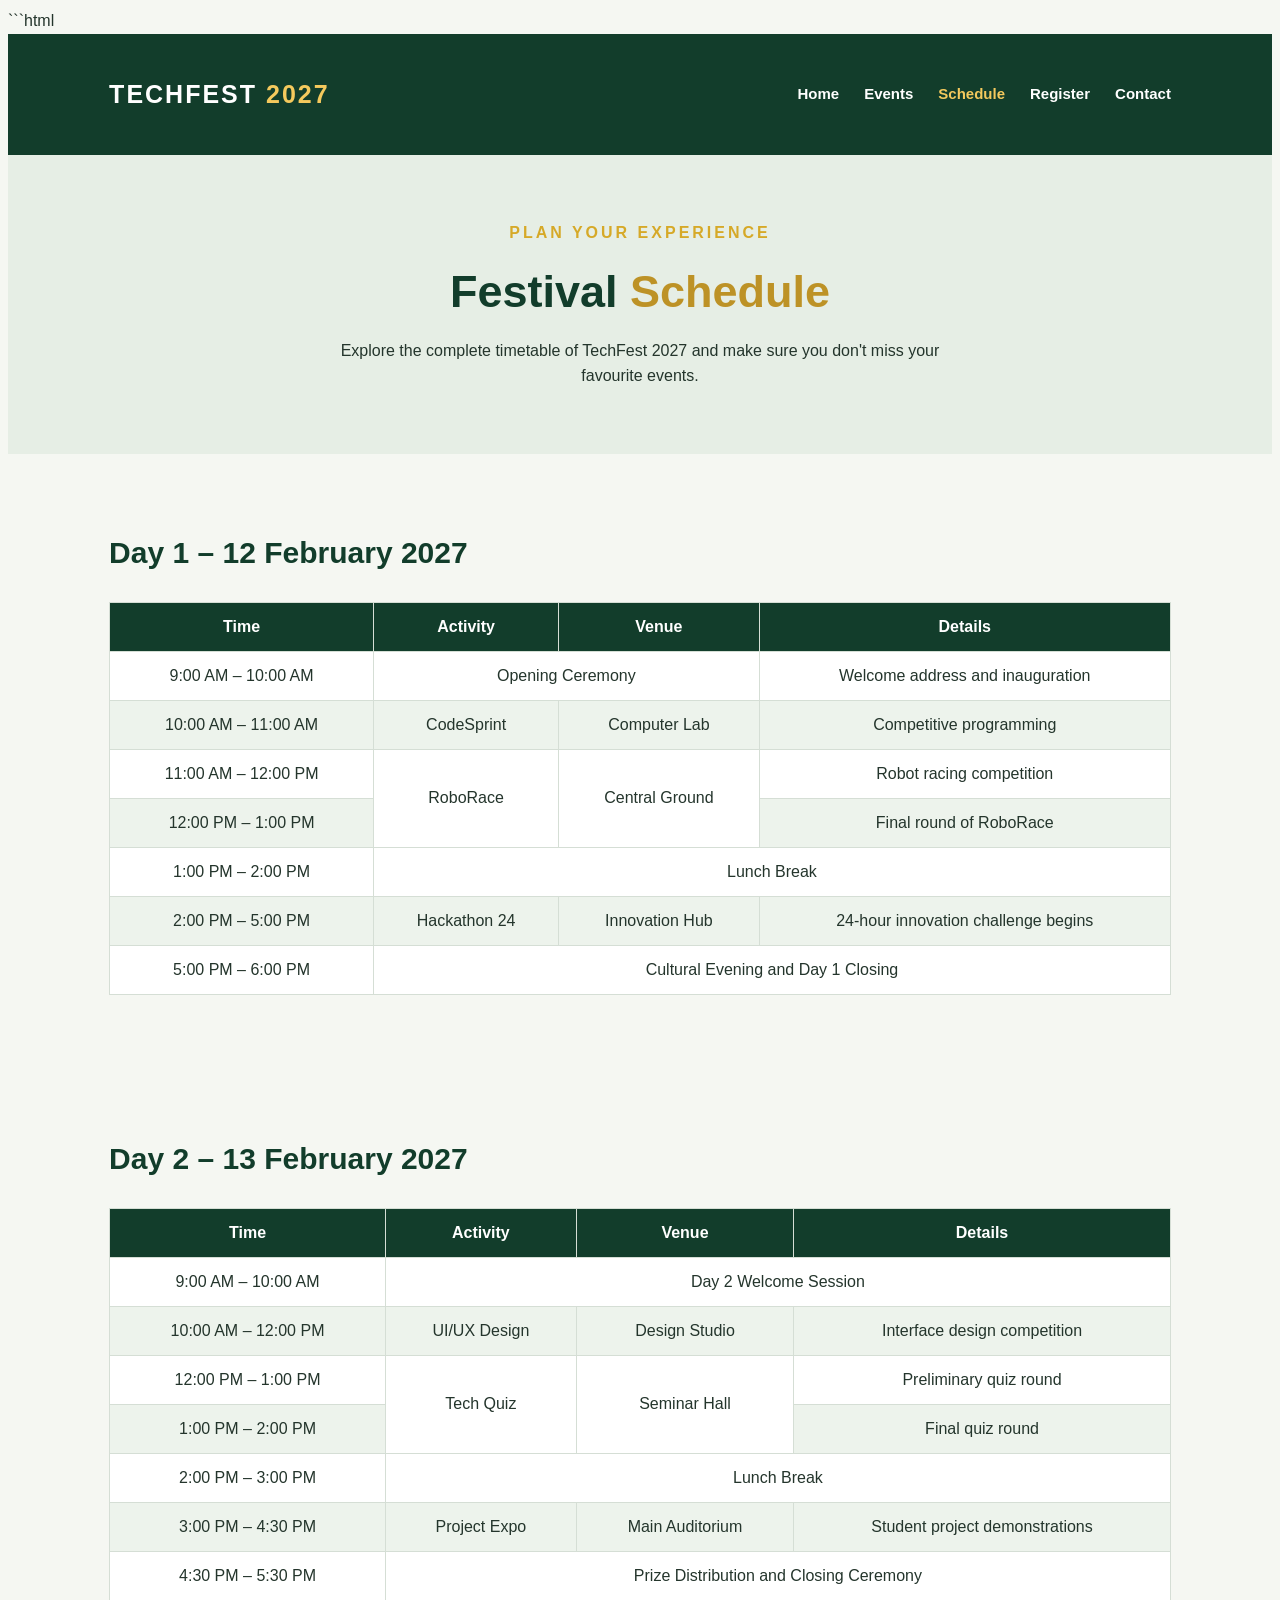
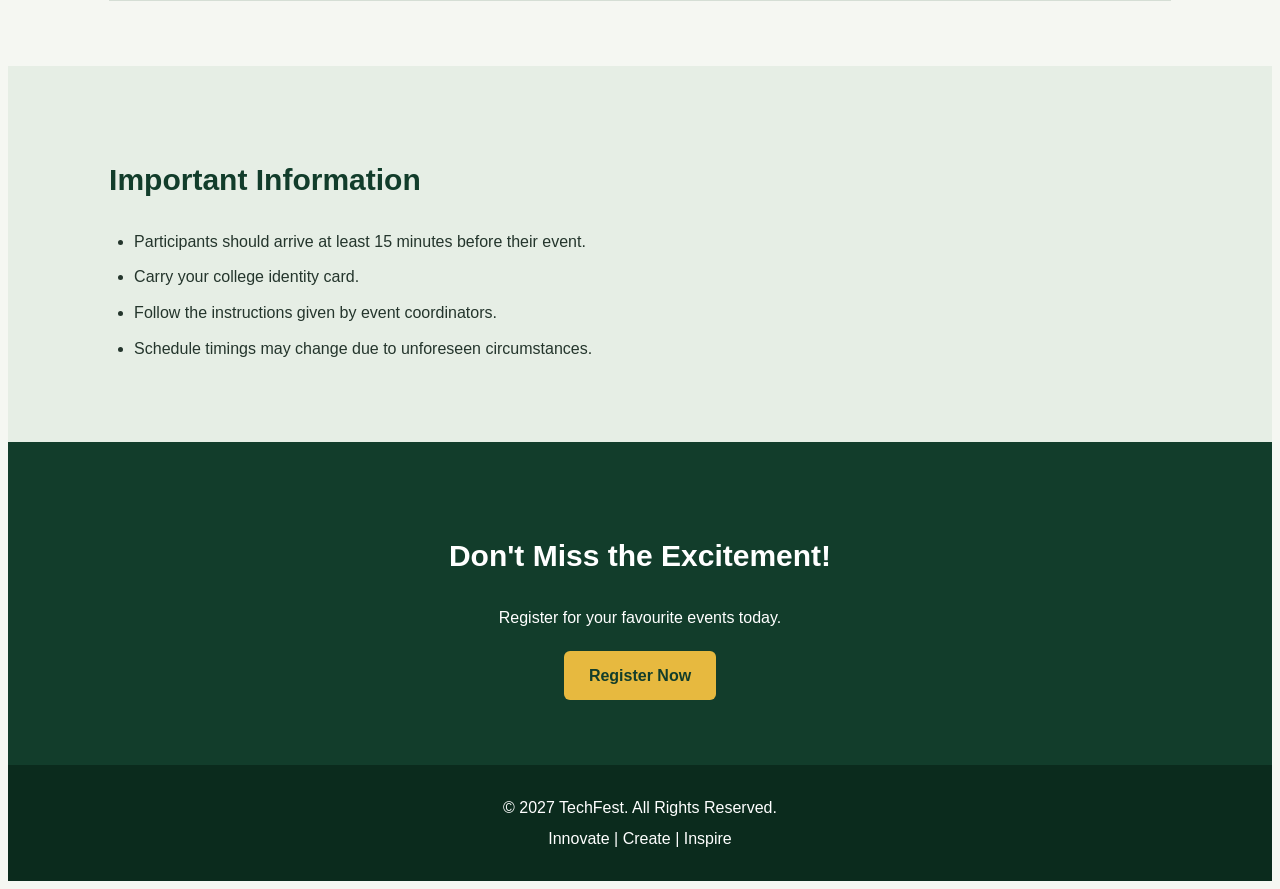
<file: FRONTEND/ASSIGNMENT_3/schedule.html>
```html
<!DOCTYPE html>
<html lang="en">

<head>
    <meta charset="UTF-8">
    <meta name="viewport" content="width=device-width, initial-scale=1.0">

    <title>TechFest 2027 | Schedule</title>

    <link rel="stylesheet" href="css/style.css">
</head>

<body>

    <!-- Header -->
    <header>

        <div class="logo">
            <h2>TECHFEST <span>2027</span></h2>
        </div>

        <!-- Navigation -->
        <nav>
            <a href="index.html">Home</a>
            <a href="events.html">Events</a>
            <a href="schedule.html" class="active">Schedule</a>
            <a href="register.html">Register</a>
            <a href="contact.html">Contact</a>
        </nav>

    </header>


    <main>

        <!-- Page Heading -->
        <section class="page-heading">

            <p class="tagline">PLAN YOUR EXPERIENCE</p>

            <h1>Festival <span>Schedule</span></h1>

            <p>
                Explore the complete timetable of TechFest 2027
                and make sure you don't miss your favourite events.
            </p>

        </section>


        <!-- Day 1 Schedule -->
        <section class="schedule-section">

            <h2>Day 1 – 12 February 2027</h2>

            <table>

                <thead>

                    <tr>
                        <th>Time</th>
                        <th>Activity</th>
                        <th>Venue</th>
                        <th>Details</th>
                    </tr>

                </thead>


                <tbody>

                    <tr>
                        <td>9:00 AM – 10:00 AM</td>

                        <td colspan="2">
                            Opening Ceremony
                        </td>

                        <td>
                            Welcome address and inauguration
                        </td>
                    </tr>


                    <tr>
                        <td>10:00 AM – 11:00 AM</td>

                        <td>CodeSprint</td>

                        <td>Computer Lab</td>

                        <td>
                            Competitive programming
                        </td>
                    </tr>


                    <tr>
                        <td>11:00 AM – 12:00 PM</td>

                        <td rowspan="2">
                            RoboRace
                        </td>

                        <td rowspan="2">
                            Central Ground
                        </td>

                        <td>
                            Robot racing competition
                        </td>
                    </tr>


                    <tr>
                        <td>12:00 PM – 1:00 PM</td>

                        <td>
                            Final round of RoboRace
                        </td>
                    </tr>


                    <tr>
                        <td>1:00 PM – 2:00 PM</td>

                        <td colspan="3">
                            Lunch Break
                        </td>
                    </tr>


                    <tr>
                        <td>2:00 PM – 5:00 PM</td>

                        <td>Hackathon 24</td>

                        <td>Innovation Hub</td>

                        <td>
                            24-hour innovation challenge begins
                        </td>
                    </tr>


                    <tr>
                        <td>5:00 PM – 6:00 PM</td>

                        <td colspan="3">
                            Cultural Evening and Day 1 Closing
                        </td>
                    </tr>

                </tbody>

            </table>

        </section>


        <!-- Day 2 Schedule -->
        <section class="schedule-section">

            <h2>Day 2 – 13 February 2027</h2>

            <table>

                <thead>

                    <tr>
                        <th>Time</th>
                        <th>Activity</th>
                        <th>Venue</th>
                        <th>Details</th>
                    </tr>

                </thead>


                <tbody>

                    <tr>
                        <td>9:00 AM – 10:00 AM</td>

                        <td colspan="3">
                            Day 2 Welcome Session
                        </td>
                    </tr>


                    <tr>
                        <td>10:00 AM – 12:00 PM</td>

                        <td>UI/UX Design</td>

                        <td>Design Studio</td>

                        <td>
                            Interface design competition
                        </td>
                    </tr>


                    <tr>
                        <td>12:00 PM – 1:00 PM</td>

                        <td rowspan="2">
                            Tech Quiz
                        </td>

                        <td rowspan="2">
                            Seminar Hall
                        </td>

                        <td>
                            Preliminary quiz round
                        </td>
                    </tr>


                    <tr>
                        <td>1:00 PM – 2:00 PM</td>

                        <td>
                            Final quiz round
                        </td>
                    </tr>


                    <tr>
                        <td>2:00 PM – 3:00 PM</td>

                        <td colspan="3">
                            Lunch Break
                        </td>
                    </tr>


                    <tr>
                        <td>3:00 PM – 4:30 PM</td>

                        <td>Project Expo</td>

                        <td>Main Auditorium</td>

                        <td>
                            Student project demonstrations
                        </td>
                    </tr>


                    <tr>
                        <td>4:30 PM – 5:30 PM</td>

                        <td colspan="3">
                            Prize Distribution and Closing Ceremony
                        </td>
                    </tr>

                </tbody>

            </table>

        </section>


        <!-- Important Information -->
        <section class="schedule-note">

            <h2>Important Information</h2>

            <ul>
                <li>Participants should arrive at least 15 minutes before their event.</li>

                <li>Carry your college identity card.</li>

                <li>Follow the instructions given by event coordinators.</li>

                <li>Schedule timings may change due to unforeseen circumstances.</li>
            </ul>

        </section>


        <!-- Registration Link -->
        <section class="register-call">

            <h2>Don't Miss the Excitement!</h2>

            <p>Register for your favourite events today.</p>

            <a href="register.html" class="btn">
                Register Now
            </a>

        </section>

    </main>


    <!-- Footer -->
    <footer>

        <p>© 2027 TechFest. All Rights Reserved.</p>

        <p>Innovate | Create | Inspire</p>

    </footer>

</body>

</html>
</file>
<file: FOCP/Assignment_1/style.css>
* {
    margin: 0;
    padding: 0;
    box-sizing: border-box;
}

body {
    min-height: 100vh;
    background: #080818;
    font-family: Arial, Helvetica, sans-serif;
    color: #ffffff;
    display: flex;
    justify-content: center;
    align-items: center;
    padding: 30px;
}

/* Main container */
.container {
    display: flex;
    width: 900px;
    max-width: 100%;
    min-height: 500px;
    background: #101027;
    border: 1px solid #292950;
    border-radius: 20px;
    overflow: hidden;
    box-shadow: 0 20px 60px rgba(0, 0, 0, 0.4);
}

/* Left form panel */
.form_box {
    width: 40%;
    padding: 40px 30px;
    background-image:
        radial-gradient(
            80% 100% at 0% 0%,
            rgba(100, 100, 255, 0.4),
            transparent 70%
        );
    background-color: #00005C;
    border-right: 1px solid #30306a;
}

/* Form heading area */
.form_box form::before {
    content: "Student Marks Analyzer";
    display: block;
    font-size: 24px;
    font-weight: bold;
    line-height: 1.3;
    margin-bottom: 35px;
    color: #ffffff;
}

/* Labels */
.student_form label {
    display: block;
    margin-bottom: 22px;
    font-size: 14px;
    font-weight: 600;
    color: #d7d7ff;
}

/* Input fields */
.student_form input {
    display: block;
    width: 100%;
    margin-top: 9px;
    padding: 13px 14px;
    background: #11113d;
    color: #ffffff;
    border: 1px solid #44448a;
    border-radius: 9px;
    outline: none;
    font-size: 15px;
    transition: border-color 0.3s, box-shadow 0.3s;
}

.student_form input:focus {
    border-color: #9292ff;
    box-shadow: 0 0 0 3px rgba(120, 120, 255, 0.15);
}

.student_form input::placeholder {
    color: #8888b5;
}

/* Submit button */
#submit_btn {
    width: 100%;
    padding: 14px;
    margin-top: 8px;
    background: linear-gradient(135deg, #7777ff, #4949db);
    color: white;
    font-size: 16px;
    font-weight: bold;
    border: none;
    border-radius: 9px;
    cursor: pointer;
    transition: transform 0.2s, box-shadow 0.2s;
}

#submit_btn:hover {
    transform: translateY(-2px);
    box-shadow: 0 8px 20px rgba(100, 100, 255, 0.3);
}

#submit_btn:active {
    transform: translateY(0);
}

/* Right output panel */
.output {
    flex: 1;
    padding: 40px;
    background:
        radial-gradient(
            circle at 100% 0%,
            rgba(90, 70, 180, 0.12),
            transparent 45%
        ),
        #101027;
    color: #c7c7e8;
    font-size: 20px;
    font-weight: bold;
}

/* Responsive design */
@media (max-width: 650px) {
    body {
        padding: 15px;
        align-items: flex-start;
    }

    .container {
        flex-direction: column;
        width: 100%;
    }

    .form_box {
        width: 100%;
        border-right: none;
        border-bottom: 1px solid #30306a;
        padding: 30px 24px;
    }

    .output {
        min-height: 250px;
        padding: 30px 24px;
    }
}
</file>
<file: FRONTEND/ASSIGNMENT_1/style.css>
* {
    margin: 0;
    padding: 0;
    box-sizing: border-box;
}

body {
    font-family: Arial, sans-serif;
    background-color: #f4f4f4;
    color: #333;
    padding: 20px;
}

/* Header section */

header {
    background-color: #243b55;
    color: white;
    text-align: center;
    padding: 30px;
}

header h1 {
    font-size: 35px;
    margin-bottom: 10px;
}

header p {
    font-size: 16px;
}

/* Main content */

main {
    width: 85%;
    margin: auto;
}

/* All sections */

section {
    background-color: white;
    margin-top: 20px;
    padding: 20px;
    border-radius: 8px;
}

/* Headings */

h2 {
    color: #243b55;
    margin-bottom: 15px;
}

/* Profile image */

img {
    width: 180px;
    height: 180px;
    border-radius: 50%;
    margin-bottom: 15px;
}

/* Paragraphs */

p {
    line-height: 1.6;
}

/* Lists */

ul, ol {
    margin-left: 25px;
}

li {
    padding: 5px;
}

/* Tables */

table {
    width: 100%;
    border-collapse: collapse;
    margin-top: 15px;
}

th {
    background-color: #243b55;
    color: white;
}

th, td {
    border: 1px solid #999;
    padding: 10px;
    text-align: center;
}

tr:nth-child(even) {
    background-color: #eeeeee;
}

/* Links */

a {
    color: #2457a6;
    text-decoration: none;
}

a:hover {
    text-decoration: underline;
}

/* Footer */

footer {
    background-color: #243b55;
    color: white;
    text-align: center;
    padding: 20px;
    margin-top: 20px;
    border-radius: 8px;
}

footer p {
    margin: 5px;
}


/* Profile picture styling */

section img {
    width: 180px;
    height: 180px;
    border-radius: 50%;
    object-fit: cover;
    border: 4px solid #243b55;
    padding: 4px;
    display: block;
    margin: 10px auto 20px;
}

/* Hover effect */

section img:hover {
    transform: scale(1.05);
    transition: 0.3s;
}


/* For mobile screens */

@media (max-width: 600px) {

    body {
        padding: 10px;
    }

    main {
        width: 100%;
    }

    header h1 {
        font-size: 27px;
    }

    section {
        padding: 15px;
        overflow-x: auto;
    }

    table {
        font-size: 12px;
    }

    th, td {
        padding: 6px;
    }
}
</file>
<file: FRONTEND/ASSIGNMENT_2/style.css>
:root {
    --forest: #23713f;
    --forest-dark: #174d2d;
    --green-soft: #dcefcf;
    --orange: #f4a261;
    --orange-dark: #bd6b27;
    --cream: #fff8dc;
    --paper: #fff0c4;
    --ink: #3b2818;
    --muted: #806b55;
    --border: #d9a45e;
    --input-border: #c8b79d;
    --white: #fffdf7;
    --shadow: 0 12px 28px rgba(75, 49, 20, .16);
}

* {
    box-sizing: border-box;
}

body {
    margin: 0;
    min-height: 100vh;
    padding: 34px 18px;
    color: var(--ink);
    font-family: "Trebuchet MS", Arial, sans-serif;
    background:
        linear-gradient(rgba(30, 105, 55, .13), rgba(30, 105, 55, .13)),
        linear-gradient(180deg, #8ed5f2 0%, #d8f0c2 48%, #83bd58 100%);
    overflow-x: hidden;
}

.scenery {
    position: fixed;
    inset: 0;
    overflow: hidden;
    pointer-events: none;
    z-index: 0;
}

.sun {
    position: absolute;
    top: 25px;
    right: 9%;
    color: #ffcf55;
    font-size: 76px;
    text-shadow: 0 0 25px rgba(255, 207, 85, .6);
}

.cloud {
    position: absolute;
    color: rgba(255, 255, 255, .8);
    font-size: 100px;
}

.cloud-one {
    top: 30px;
    left: 7%;
}

.cloud-two {
    top: 110px;
    right: 3%;
    font-size: 72px;
}

.tree {
    position: absolute;
    bottom: 5px;
    font-size: clamp(90px, 16vw, 210px);
    opacity: .78;
}

.tree-left {
    left: -55px;
}

.tree-right {
    right: -60px;
}

.flower {
    position: absolute;
    bottom: 25px;
    font-size: 45px;
}

.flower-one {
    left: 22%;
}

.flower-two {
    right: 22%;
}

.page {
    position: relative;
    z-index: 1;
    width: min(100%, 900px);
    margin: 0 auto;
}

.school-banner {
    position: relative;
    display: flex;
    align-items: center;
    justify-content: center;
    gap: 22px;
    min-height: 150px;
    padding: 24px 30px;
    text-align: center;
    color: #fff5d6;
    background: linear-gradient(135deg, #8b4b1e, #c77c32 45%, #8b4b1e);
    border: 5px solid #f3bd66;
    border-radius: 22px 22px 10px 10px;
    box-shadow: var(--shadow), inset 0 0 0 2px rgba(255, 229, 164, .45);
}

.school-banner::before,
.school-banner::after {
    content: "";
    position: absolute;
    left: 18px;
    right: 18px;
    height: 2px;
    background: rgba(255, 229, 164, .55);
}

.school-banner::before {
    top: 9px;
}

.school-banner::after {
    bottom: 9px;
}

.school-emblem {
    display: grid;
    place-items: center;
    flex: 0 0 78px;
    width: 78px;
    height: 78px;
    font-size: 42px;
    background: rgba(255, 248, 220, .2);
    border: 2px solid #ffe4a5;
    border-radius: 50%;
}

.school-emblem span {
    margin-top: -17px;
    font-size: 24px;
}

.eyebrow {
    margin: 0 0 3px;
    color: #ffe7b2;
    font-size: 13px;
    letter-spacing: 3px;
    text-transform: uppercase;
}

.school-banner h1 {
    margin: 0;
    font-family: Georgia, "Times New Roman", serif;
    font-size: clamp(25px, 4vw, 38px);
    line-height: 1.15;
    text-shadow: 2px 3px 0 rgba(80, 39, 12, .35);
}

.tagline {
    margin: 9px 0 0;
    color: #fff0c5;
    font-family: Georgia, serif;
    font-size: 17px;
    font-style: italic;
    letter-spacing: 2px;
}

.tagline span {
    color: #ffcf55;
}

.banner-sparkle {
    position: absolute;
    top: 18px;
    right: 24px;
    color: #ffe08a;
    font-size: 27px;
}

.form-shell {
    margin-top: 13px;
    padding: 28px clamp(18px, 4vw, 42px) 30px;
    background:
        radial-gradient(ellipse at 10% 10%, rgba(255, 255, 255, .72), transparent 45%),
        var(--cream);
    border: 5px solid #d99b4d;
    border-radius: 12px 12px 24px 24px;
    box-shadow: var(--shadow), inset 0 0 0 2px #fff0c4;
}

.form-heading {
    display: flex;
    align-items: center;
    justify-content: center;
    gap: 15px;
    margin-bottom: 8px;
    color: #754017;
    text-align: center;
}

.form-heading span {
    color: #f0a51d;
    font-size: 25px;
}

.form-heading h2 {
    margin: 0;
    font-family: Georgia, "Times New Roman", serif;
    font-size: clamp(23px, 3.5vw, 32px);
}

.intro {
    margin: 0 0 25px;
    color: var(--muted);
    text-align: center;
    font-size: 14px;
}

/* ---------- Fieldsets and inputs ---------- */
fieldset {
    min-width: 0;
    margin: 0 0 23px;
    padding: 19px 20px 21px;
    border: 1.5px solid var(--border);
    border-radius: 15px;
    background: rgba(255, 255, 255, .28);
}

legend {
    padding: 8px 17px;
    color: #fff8df;
    background: linear-gradient(90deg, #98501f, #c47a32);
    border: 2px solid #713b19;
    border-radius: 10px;
    box-shadow: 0 3px 0 rgba(95, 49, 19, .16);
    font-family: Georgia, "Times New Roman", serif;
    font-size: 19px;
    font-weight: bold;
}

.form-grid {
    display: grid;
    grid-template-columns: repeat(3, minmax(0, 1fr));
    gap: 19px 22px;
}

.field {
    display: flex;
    min-width: 0;
    flex-direction: column;
    gap: 8px;
}

.field label,
.field-label {
    color: #392718;
    font-size: 14px;
    font-weight: 700;
}

.field label span,
.required-note span {
    color: #d33b25;
}

input:not([type="radio"]):not([type="checkbox"]),
select,
textarea {
    width: 100%;
    min-height: 44px;
    padding: 10px 12px;
    color: #3d342b;
    background: var(--white);
    border: 1px solid var(--input-border);
    border-radius: 9px;
    font: inherit;
    font-size: 14px;
    outline: none;
    transition: border-color .2s, box-shadow .2s;
}

textarea {
    min-height: 86px;
    resize: vertical;
}

input::placeholder,
textarea::placeholder {
    color: #a29482;
}

input:focus,
select:focus,
textarea:focus {
    border-color: var(--forest);
    box-shadow: 0 0 0 3px rgba(35, 113, 63, .15);
}

.choice-row {
    display: flex;
    flex-wrap: wrap;
    align-items: center;
    gap: 12px;
    min-height: 44px;
}

.choice {
    display: inline-flex;
    align-items: center;
    gap: 7px;
    color: #493522;
    font-size: 13px;
    cursor: pointer;
}

.choice input {
    width: 16px;
    height: 16px;
    margin: 0;
    accent-color: var(--forest);
    cursor: pointer;
}

.interests {
    gap: 10px 14px;
}

.upload-grid {
    grid-template-columns: repeat(2, minmax(0, 1fr));
}

.file-input {
    padding: 7px !important;
    font-size: 12px !important;
}

.field small {
    color: var(--muted);
    font-size: 11px;
}

.full-width {
    grid-column: 1 / -1;
}

.declaration {
    margin: 4px 2px 20px;
    padding: 13px 15px;
    background: #f8e7b7;
    border: 1px dashed #c88b42;
    border-radius: 10px;
}

.declaration .choice {
    font-size: 13px;
    line-height: 1.5;
}

.button-row {
    display: flex;
    justify-content: center;
    flex-wrap: wrap;
    gap: 14px;
}

button {
    min-width: 190px;
    min-height: 48px;
    padding: 11px 22px;
    border: 2px solid #754018;
    border-radius: 12px;
    font: bold 16px Georgia, serif;
    cursor: pointer;
    transition: transform .2s, filter .2s, box-shadow .2s;
}

button:hover {
    transform: translateY(-2px);
    filter: brightness(1.05);
    box-shadow: 0 5px 12px rgba(75, 49, 20, .18);
}

button:active {
    transform: translateY(0);
}

.submit-btn {
    color: white;
    background: linear-gradient(#2f8a4e, #1e6539);
    border-color: #174d2d;
}

.reset-btn {
    color: #69401f;
    background: linear-gradient(#ffe2a0, #f4b85f);
    border-color: #b9782f;
}

.required-note {
    margin: 16px 0 0;
    color: var(--muted);
    text-align: center;
    font-size: 11px;
}

.page-footer {
    display: flex;
    flex-wrap: wrap;
    justify-content: center;
    align-items: center;
    gap: 9px;
    padding: 18px 10px 5px;
    color: #174d2d;
    font-family: Georgia, serif;
    font-weight: bold;
    text-align: center;
}

.page-footer small {
    flex-basis: 100%;
    color: #315c35;
    font-family: "Trebuchet MS", Arial, sans-serif;
    font-size: 11px;
    font-weight: normal;
}

@media (max-width: 720px) {
    body {
        padding: 16px 10px;
    }

    .form-grid {
        grid-template-columns: repeat(2, minmax(0, 1fr));
    }

    fieldset {
        padding: 16px 13px 18px;
    }
}

@media (max-width: 480px) {
    .tagline {
        font-size: 14px;
    }

    .form-shell {
        padding: 22px 13px;
    }

    .form-heading {
        gap: 7px;
    }

    .form-heading h2 {
        font-size: 22px;
    }

    .form-grid,
    .upload-grid {
        grid-template-columns: 1fr;
    }

    .full-width {
        grid-column: auto;
    }

    .choice-row {
        gap: 12px;
    }

    button {
        width: 100%;
    }

    .tree {
        opacity: .35;
    }
}
</file>
<file: FOCP/Assingment_3/calculator/style.css>
body{
    margin: 0;
    display: flex;
    justify-content: center;
    align-items: center;
    height: 100vh;
    background-color: hsl(0, 0%, 95%);

}


#Calculator{
    font-family: Arial, sans-serif;
    background-color: hsl(0, 0%, 15%);
    border-radius: 15px;
    max-width: 500px;
    overflow: hidden;
}
#display{
    width: 100%;
    padding: 20px;
    font-size: 5rem;
    text-align: left;
    border: none;
    background-color: hsl(0, 0%, 20%);
    color: white;
}

#keys{
    display: grid;
    grid-template-columns: repeat(4,1fr);
    gap: 10px;
    padding: 25px
}

button{
    width: 100px;
    height: 100px;
    border-radius: 50px;
    border: none;
    background-color: hsl(0, 0%, 30%);
    color: white;
    font-size: 3rem;
    font-weight: bold;
    cursor: pointer;

}
button:hover{
    background-color: hsl(0, 0%, 40%);
}

button:active{
    background-color: hsl(0, 0%, 50%);
}

.operator-btn{
    background-color: hsl(35, 100%, 55%);
}
.operator-btn:hover{
    background-color: hsl(35, 100%, 65%);
}
.operator-btn:active{
    background-color: hsl(35, 100%, 75%);
}
</file>
<file: FRONTEND/ASSIGNMENT_2/folder/style.css>
body {
    background-color: lightblue;
    font-family: Arial;
}

h1 {
    color: darkblue;
    text-align: center;
}

p {
    text-align: center;
}

form {
    background-color: white;
    width: 450px;
    margin: auto;
    padding: 20px;
    border-radius: 10px;
}

h3 {
    color: darkblue;
}

input, select, textarea {
    margin: 8px;
}

input[type="text"],
input[type="email"],
input[type="tel"],
input[type="date"],
input[type="password"],
select,
textarea {
    width: 95%;
    padding: 8px;
}

button {
    background-color: darkblue;
    color: white;
    padding: 10px;
    border: none;
}
</file>
<file: FRONTEND/ASSIGNMENT_3/css/style.css>
```css
/* =================================
   1. GLOBAL SETTINGS
================================= */

* {
    margin: 0;
    padding: 0;
    box-sizing: border-box;
}

html {
    scroll-behavior: smooth;
}

body {
    font-family: Arial, Helvetica, sans-serif;
    background: #f5f7f2;
    color: #24352c;
    line-height: 1.6;
}


/* =================================
   2. HEADER
================================= */

header {
    display: flex;
    justify-content: space-between;
    align-items: center;

    padding: 20px 8%;

    background: #123d2b;
    color: white;

    position: sticky;
    top: 0;
    z-index: 100;
}

.logo h2 {
    font-size: 25px;
    letter-spacing: 2px;
}

.logo span {
    color: #f4c95d;
}

nav {
    display: flex;
    gap: 25px;
}

nav a {
    text-decoration: none;
    color: white;

    font-size: 15px;
    font-weight: bold;

    transition: 0.3s;
}

nav a:hover,
nav a.active {
    color: #f4c95d;
}


/* =================================
   3. HERO SECTION
================================= */

.hero {
    min-height: 550px;

    display: flex;
    flex-direction: column;
    justify-content: center;
    align-items: center;

    text-align: center;

    padding: 60px 20px;

    background:
        linear-gradient(
            rgba(10, 40, 25, 0.75),
            rgba(10, 40, 25, 0.75)
        ),
        url("../images/festival.jpg");

    background-size: cover;
    background-position: center;

    color: white;
}

.hero h1 {
    font-size: clamp(40px, 7vw, 75px);
    margin: 15px 0;
}

.hero h1 span {
    color: #f4c95d;
}

.hero p {
    max-width: 650px;
    font-size: 18px;
    margin-bottom: 25px;
}

.tagline {
    color: #d6a928;
    font-weight: bold;
    letter-spacing: 3px;
}


/* =================================
   4. BUTTONS
================================= */

.btn {
    display: inline-block;

    background: #e7b93f;
    color: #123d2b;

    padding: 12px 25px;

    border-radius: 6px;

    text-decoration: none;
    font-weight: bold;

    border: none;
    cursor: pointer;

    transition: 0.3s;
}

.btn:hover {
    background: #f4cd68;
    transform: translateY(-3px);
}

.hero-buttons {
    display: flex;
    gap: 15px;
    justify-content: center;
    flex-wrap: wrap;
}


/* =================================
   5. GENERAL SECTIONS
================================= */

section {
    padding: 65px 8%;
}

section h2 {
    color: #123d2b;
    font-size: 30px;
    margin-bottom: 25px;
}

.page-heading {
    text-align: center;
    padding: 65px 20px;
    background: #e6eee5;
}

.page-heading h1 {
    font-size: 45px;
    color: #123d2b;
    margin: 10px 0;
}

.page-heading h1 span {
    color: #bd9226;
}

.page-heading p {
    max-width: 650px;
    margin: auto;
}


/* =================================
   6. ABOUT SECTION
================================= */

.about-section {
    text-align: center;
}

.about-section p {
    max-width: 800px;
    margin: auto;
    font-size: 17px;
}


/* =================================
   7. FESTIVAL DETAILS
================================= */

.details-section {
    background: #e6eee5;
    text-align: center;
}

.details-grid {
    display: grid;
    grid-template-columns: repeat(3, 1fr);
    gap: 20px;
}

.detail-card {
    background: white;
    padding: 30px 20px;
    border-radius: 12px;
    box-shadow: 0 4px 15px rgba(0, 0, 0, 0.07);
}

.detail-card h3 {
    color: #bd9226;
    margin-bottom: 10px;
}


/* =================================
   8. EVENTS
================================= */

.events-section,
.schedule-section {
    overflow-x: auto;
}

table {
    width: 100%;
    border-collapse: collapse;
    background: white;
    margin-top: 20px;
}

th {
    background: #123d2b;
    color: white;
}

th,
td {
    padding: 15px;
    border: 1px solid #d5ded5;
    text-align: center;
}

tbody tr:nth-child(even) {
    background: #edf3ec;
}

tbody tr:hover {
    background: #e0eadc;
}

.event-descriptions {
    background: #e6eee5;
}

.event-card {
    background: white;
    padding: 25px;
    margin-bottom: 20px;
    border-radius: 10px;
    border-left: 5px solid #d6a928;
}

.event-card h3 {
    color: #123d2b;
    margin-bottom: 10px;
}


/* =================================
   9. SCHEDULE
================================= */

.schedule-section h2 {
    margin-top: 10px;
}

.schedule-note {
    background: #e6eee5;
}

.schedule-note ul {
    padding-left: 25px;
}

.schedule-note li {
    margin: 10px 0;
}


/* =================================
   10. REGISTRATION FORM
================================= */

.registration-section {
    max-width: 850px;
    margin: auto;
}

.registration-section form {
    background: white;
    padding: 40px;

    border-radius: 12px;

    box-shadow: 0 5px 20px rgba(0, 0, 0, 0.08);
}

.registration-section form h2 {
    margin-bottom: 30px;
}

.form-group {
    margin-bottom: 22px;
}

.form-group > label {
    display: block;
    font-weight: bold;
    margin-bottom: 8px;
}

input,
select,
textarea {
    width: 100%;
    padding: 12px;

    border: 1px solid #cbd5cb;
    border-radius: 6px;

    font-size: 15px;
    font-family: inherit;
}

input:focus,
select:focus,
textarea:focus {
    outline: none;
    border-color: #28764b;
    box-shadow: 0 0 0 3px rgba(40, 118, 75, 0.12);
}

textarea {
    resize: vertical;
}

.radio-group,
.checkbox-group {
    display: flex;
    flex-wrap: wrap;
    gap: 15px;
}

.radio-group label,
.checkbox-group label,
.form-group label:has(input[type="checkbox"]) {
    display: flex;
    align-items: center;
    gap: 8px;
    font-weight: normal;
}

.radio-group input,
.checkbox-group input,
.form-group label:has(input[type="checkbox"]) input {
    width: auto;
}

.form-hint {
    color: #68776b;
    font-size: 14px;
    margin-bottom: 10px;
}

.form-buttons {
    display: flex;
    gap: 15px;
    flex-wrap: wrap;
    margin-top: 25px;
}

.reset-btn {
    padding: 12px 25px;
    border: 1px solid #123d2b;
    background: white;
    color: #123d2b;
    border-radius: 6px;
    cursor: pointer;
}

.reset-btn:hover {
    background: #e6eee5;
}


/* =================================
   11. CONTACT PAGE
================================= */

.contact-section {
    text-align: center;
}

.contact-grid,
.committee-grid {
    display: grid;
    grid-template-columns: repeat(3, 1fr);
    gap: 20px;
}

.contact-card,
.committee-card {
    background: white;
    padding: 30px 20px;

    border-radius: 12px;

    box-shadow: 0 4px 15px rgba(0, 0, 0, 0.07);
}

.contact-card h3,
.committee-card h3 {
    color: #bd9226;
    margin-bottom: 15px;
}

.contact-card a {
    color: #28764b;
    font-weight: bold;
    text-decoration: none;
}

.contact-card a:hover {
    text-decoration: underline;
}

.committee-section {
    background: #e6eee5;
    text-align: center;
}

.college-section,
.contact-note {
    text-align: center;
}

.college-section p,
.contact-note p {
    margin-bottom: 20px;
}


/* =================================
   12. REGISTRATION CALL SECTION
================================= */

.register-call {
    text-align: center;
    background: #123d2b;
    color: white;
}

.register-call h2 {
    color: white;
}

.register-call p {
    margin-bottom: 20px;
}


/* =================================
   13. VIDEO AND AUDIO
================================= */

iframe {
    max-width: 100%;
    border-radius: 10px;
}

audio {
    max-width: 100%;
    margin-top: 15px;
}


/* =================================
   14. FOOTER
================================= */

footer {
    background: #0b2b1d;
    color: white;

    text-align: center;

    padding: 25px 15px;
}

footer p {
    margin: 5px 0;
}


/* =================================
   15. RESPONSIVE DESIGN
================================= */

@media (max-width: 768px) {

    header {
        flex-direction: column;
        gap: 15px;
    }

    nav {
        justify-content: center;
        flex-wrap: wrap;
        gap: 15px;
    }

    .hero {
        min-height: 450px;
    }

    .hero h1 {
        font-size: 42px;
    }

    .details-grid,
    .contact-grid,
    .committee-grid {
        grid-template-columns: 1fr;
    }

    section {
        padding: 45px 5%;
    }

    .page-heading h1 {
        font-size: 35px;
    }

    .registration-section form {
        padding: 25px 18px;
    }

    table {
        min-width: 650px;
    }

}
```
</file>
